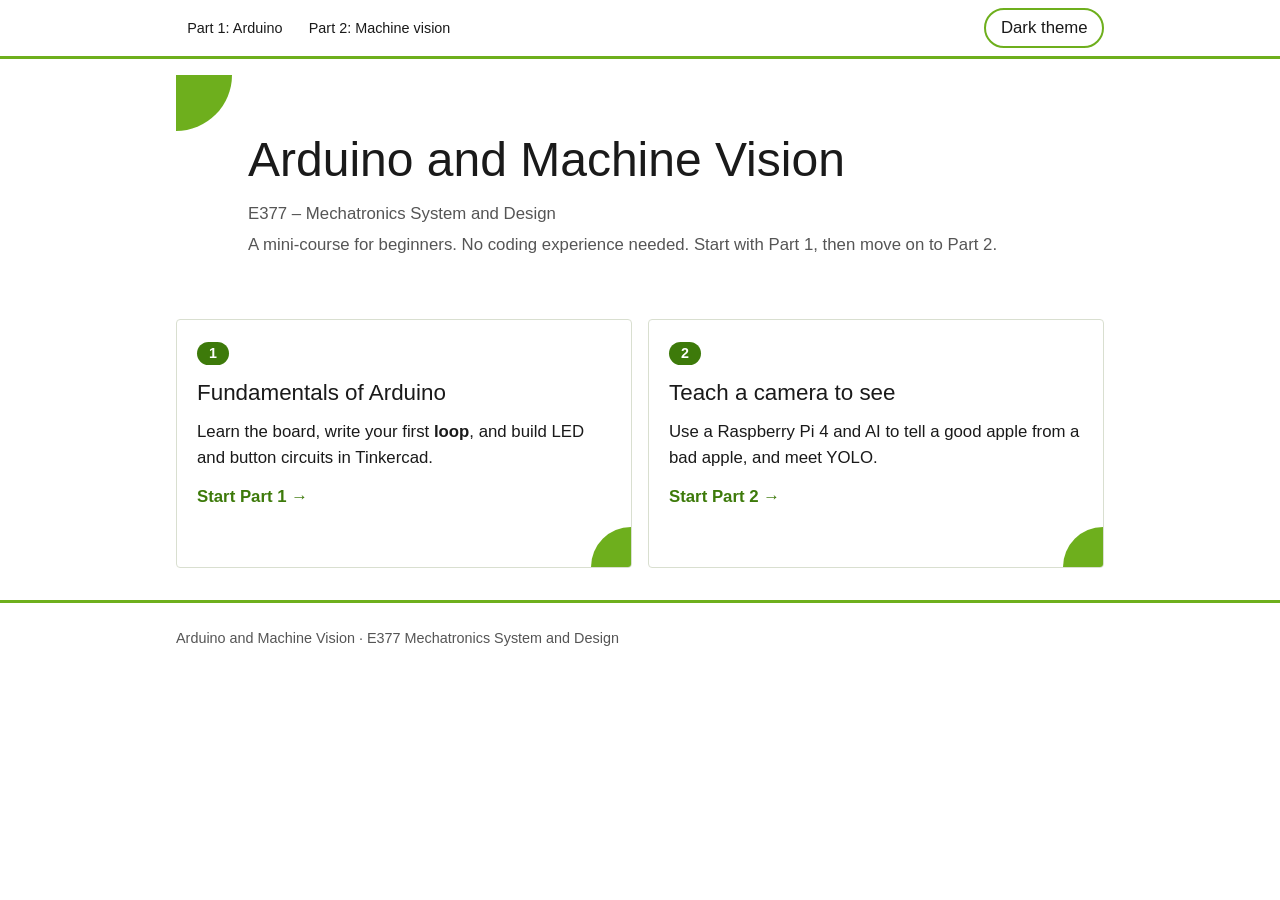
<file: index.html>
<!DOCTYPE html>
<html lang="en">
<head>
  <meta charset="utf-8">
  <meta name="viewport" content="width=device-width, initial-scale=1">
  <title>Arduino and Machine Vision</title>
  <meta name="description" content="A beginner-friendly mini-course: learn Arduino, write your first loop, and build LED and button circuits in Tinkercad.">
  <link rel="stylesheet" href="css/style.css">
</head>
<body>

<div class="topbar">
  <div class="wrap">
    <nav aria-label="Parts">
      <a href="arduino.html">Part 1: Arduino</a>
      <a href="vision.html">Part 2: Machine vision</a>
    </nav>
    <button id="theme-toggle" type="button" aria-pressed="false">Dark theme</button>
  </div>
</div>

<main class="wrap">

<header class="hero">
  <h1>Arduino and Machine Vision</h1>
  <p>E377 – Mechatronics System and Design</p>
  <p>A mini-course for beginners. No coding experience needed. Start with Part 1, then move on to Part 2.</p>
</header>

<div class="choices">
  <a class="choice" href="arduino.html">
    <span class="num">1</span>
    <h2>Fundamentals of Arduino</h2>
    <p>Learn the board, write your first <strong>loop</strong>, and build LED and button circuits in Tinkercad.</p>
    <span class="go">Start Part 1 →</span>
  </a>
  <a class="choice" href="vision.html">
    <span class="num">2</span>
    <h2>Teach a camera to see</h2>
    <p>Use a Raspberry Pi 4 and AI to tell a good apple from a bad apple, and meet YOLO.</p>
    <span class="go">Start Part 2 →</span>
  </a>
</div>

</main>

<footer>
  <div class="wrap">Arduino and Machine Vision · E377 Mechatronics System and Design</div>
</footer>

<script src="js/main.js"></script>
</body>
</html>
</file>
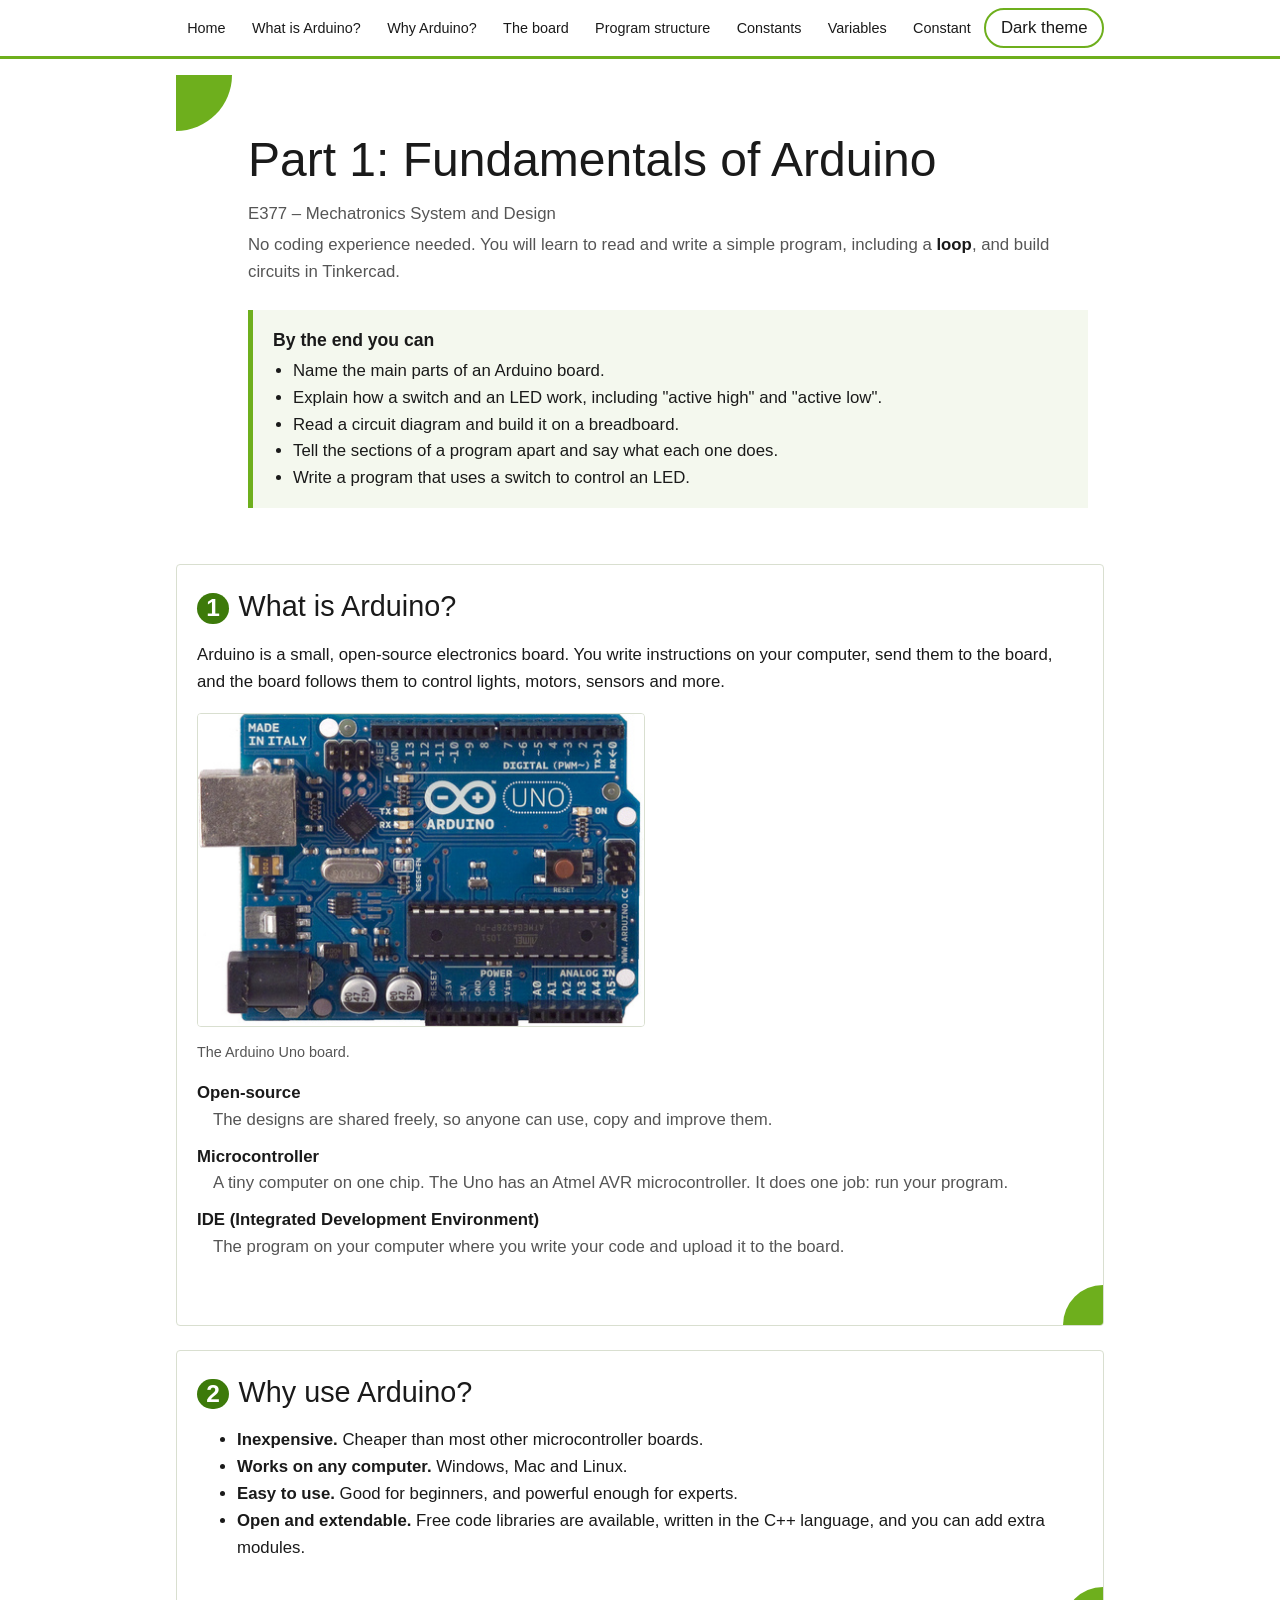
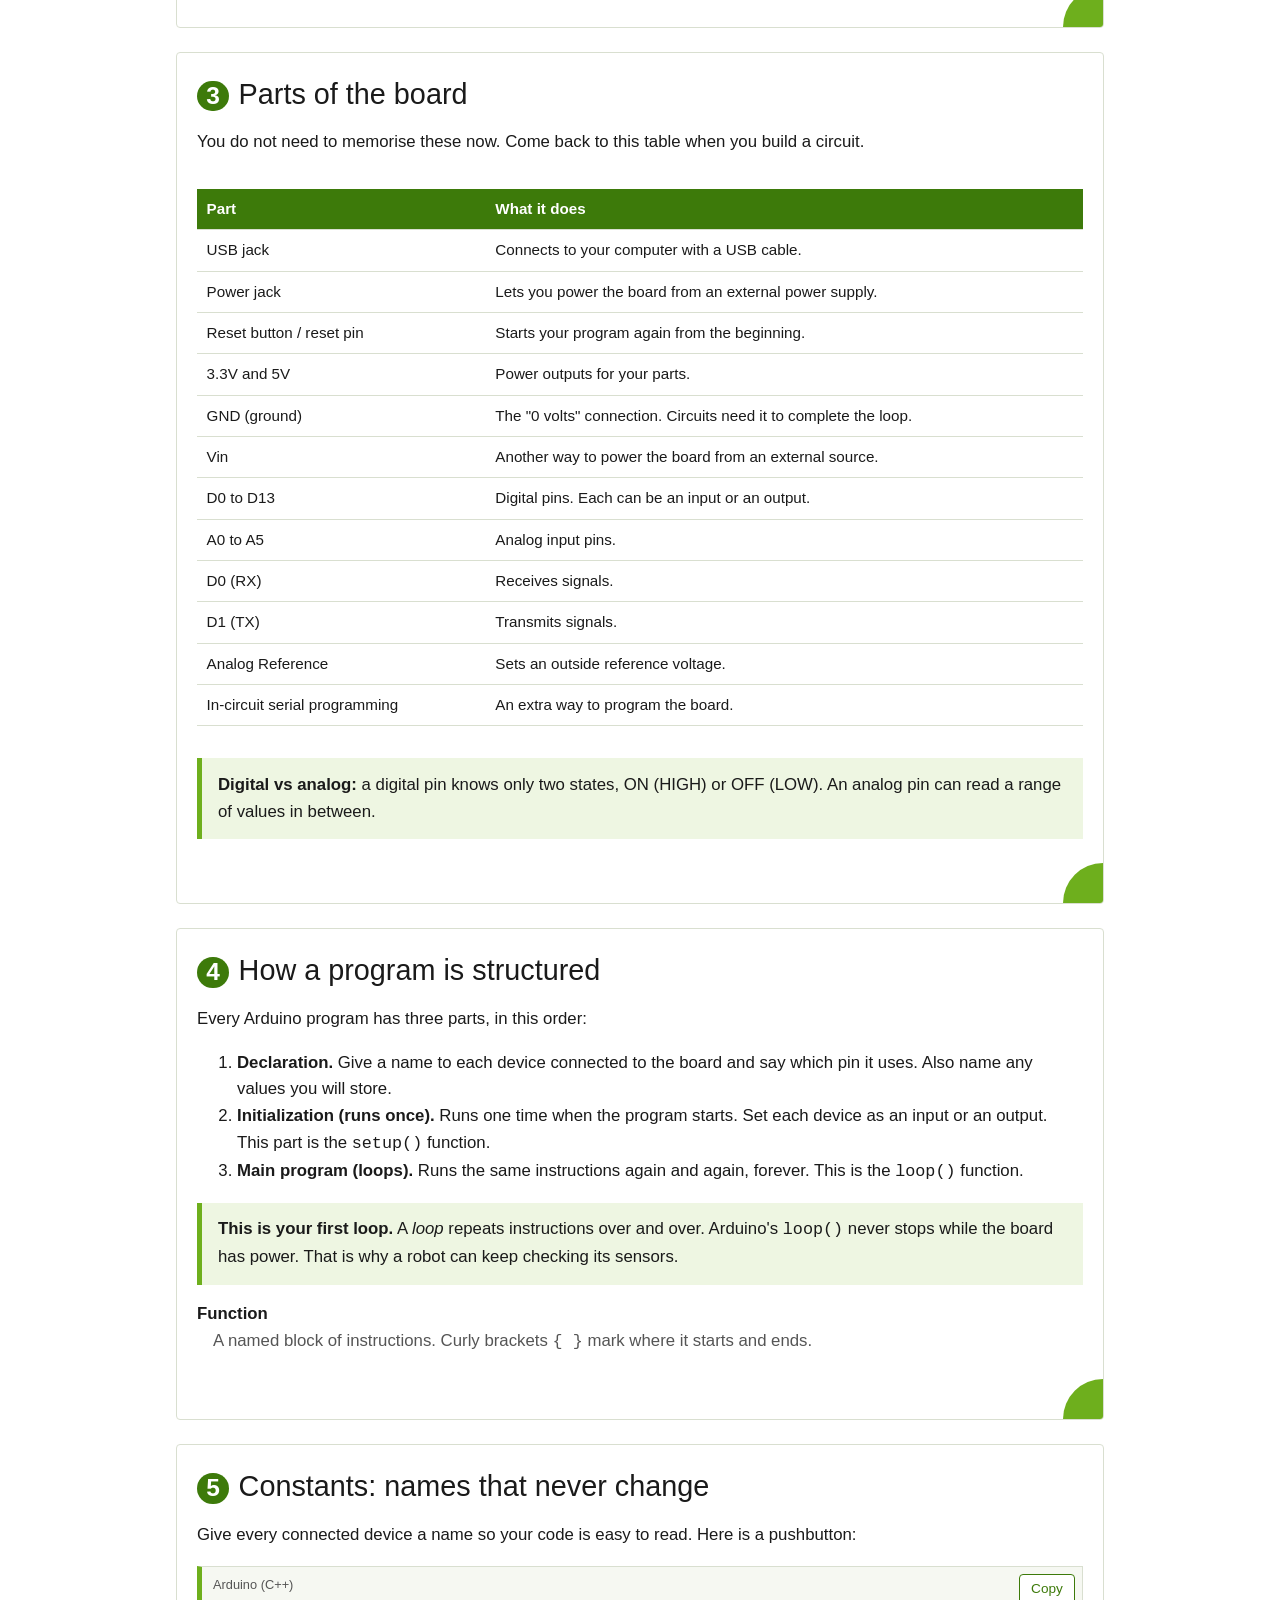
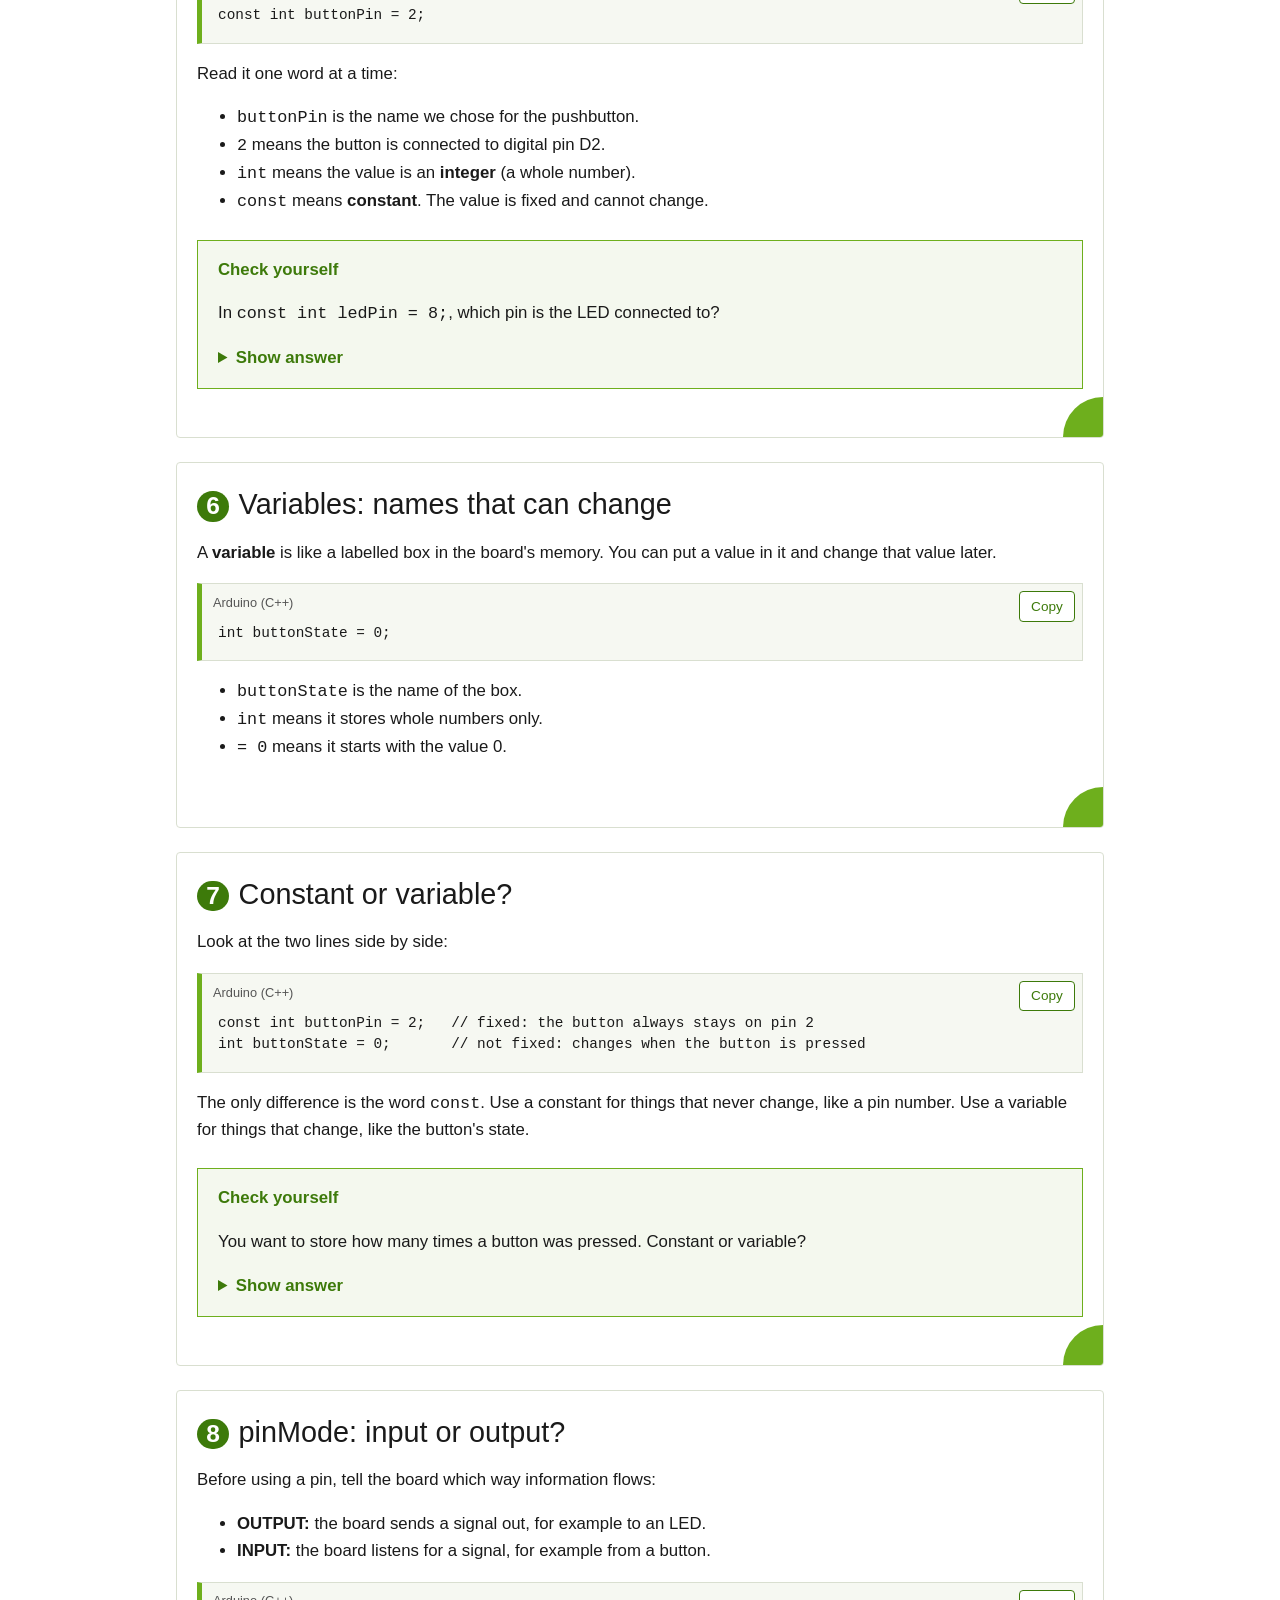
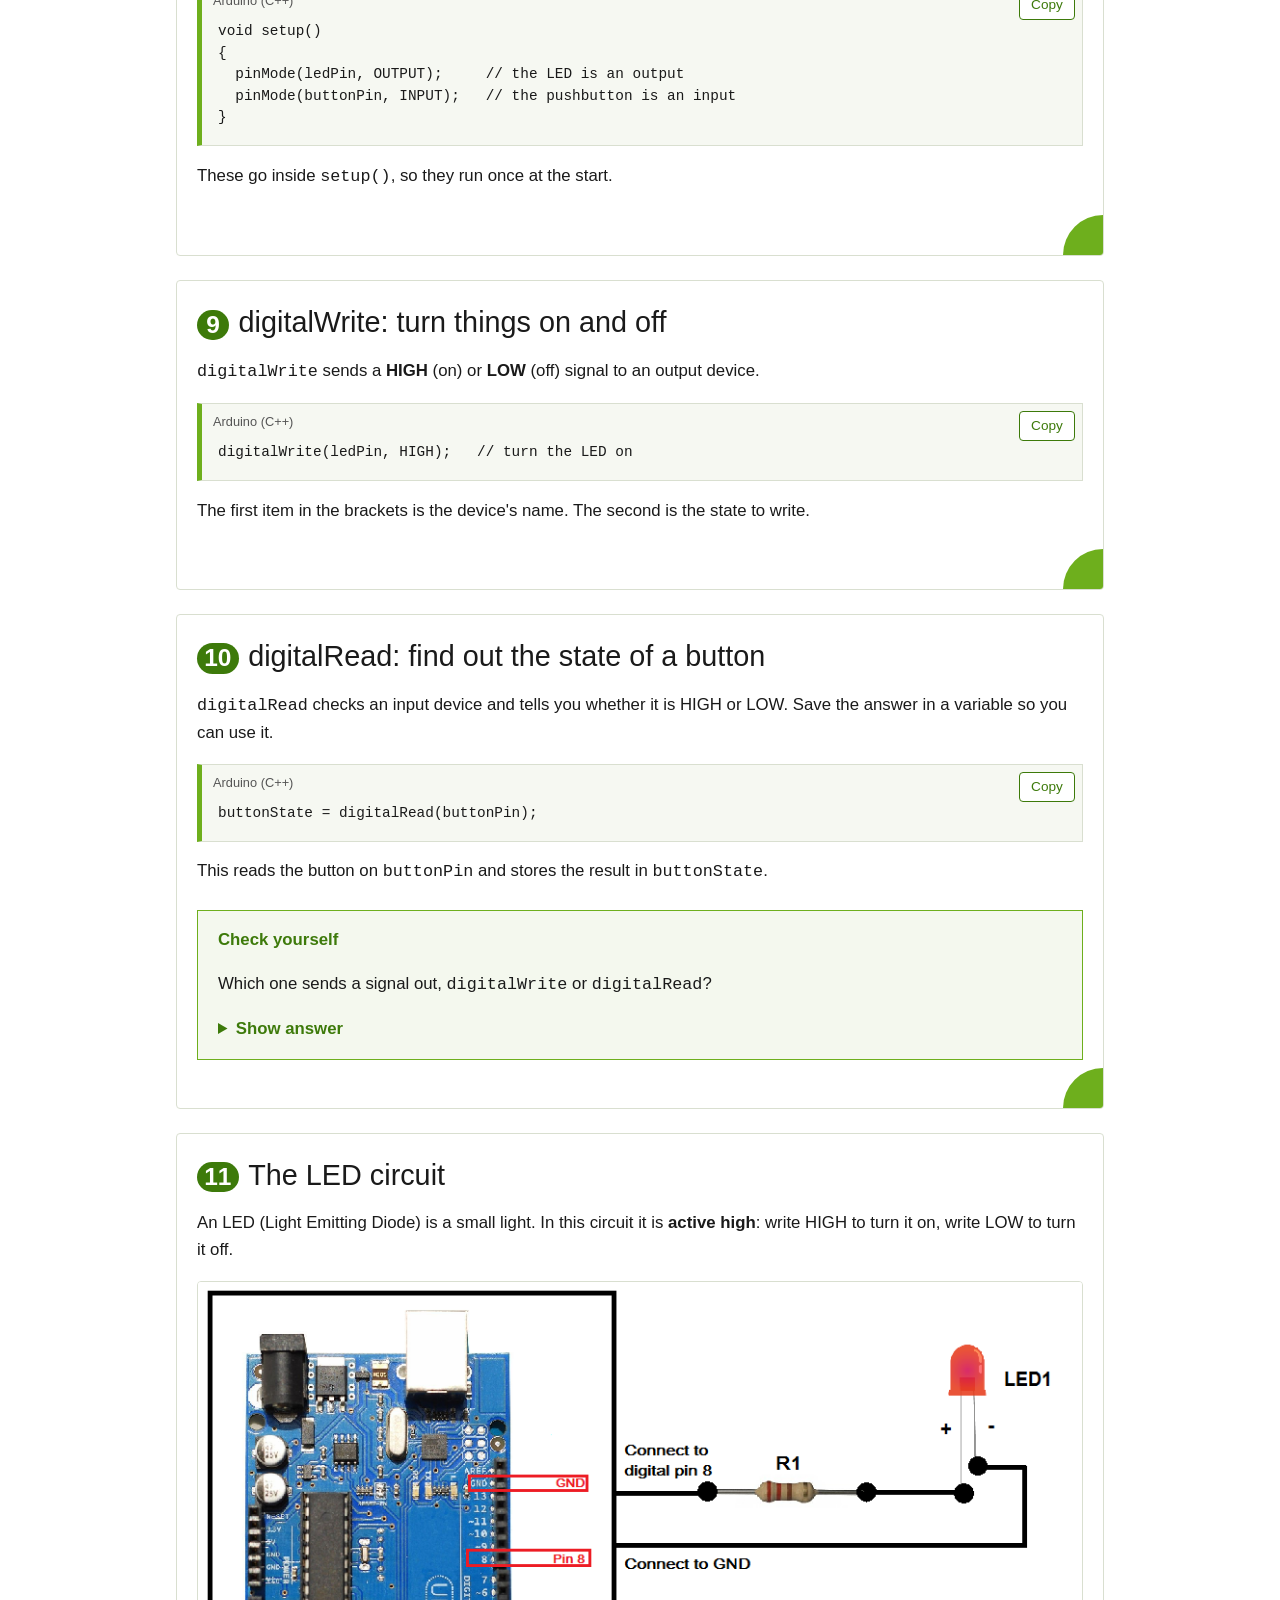
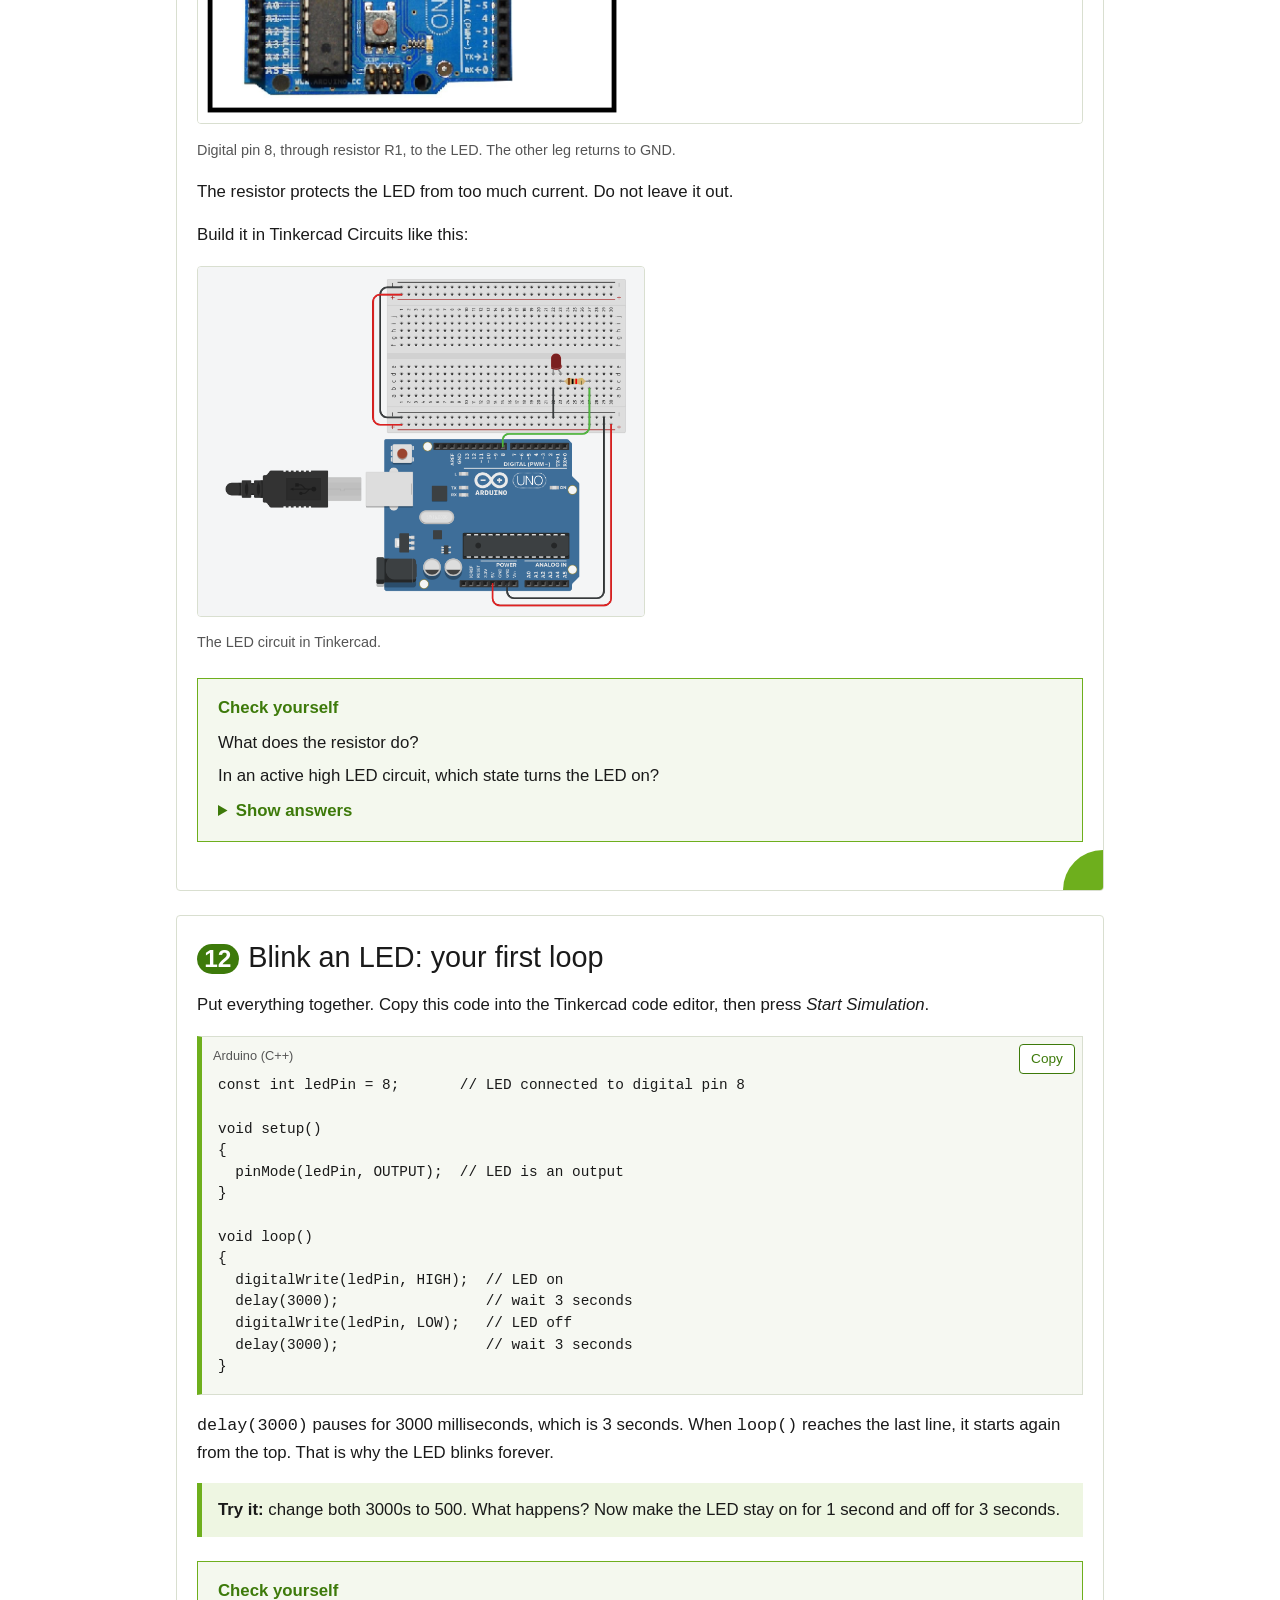
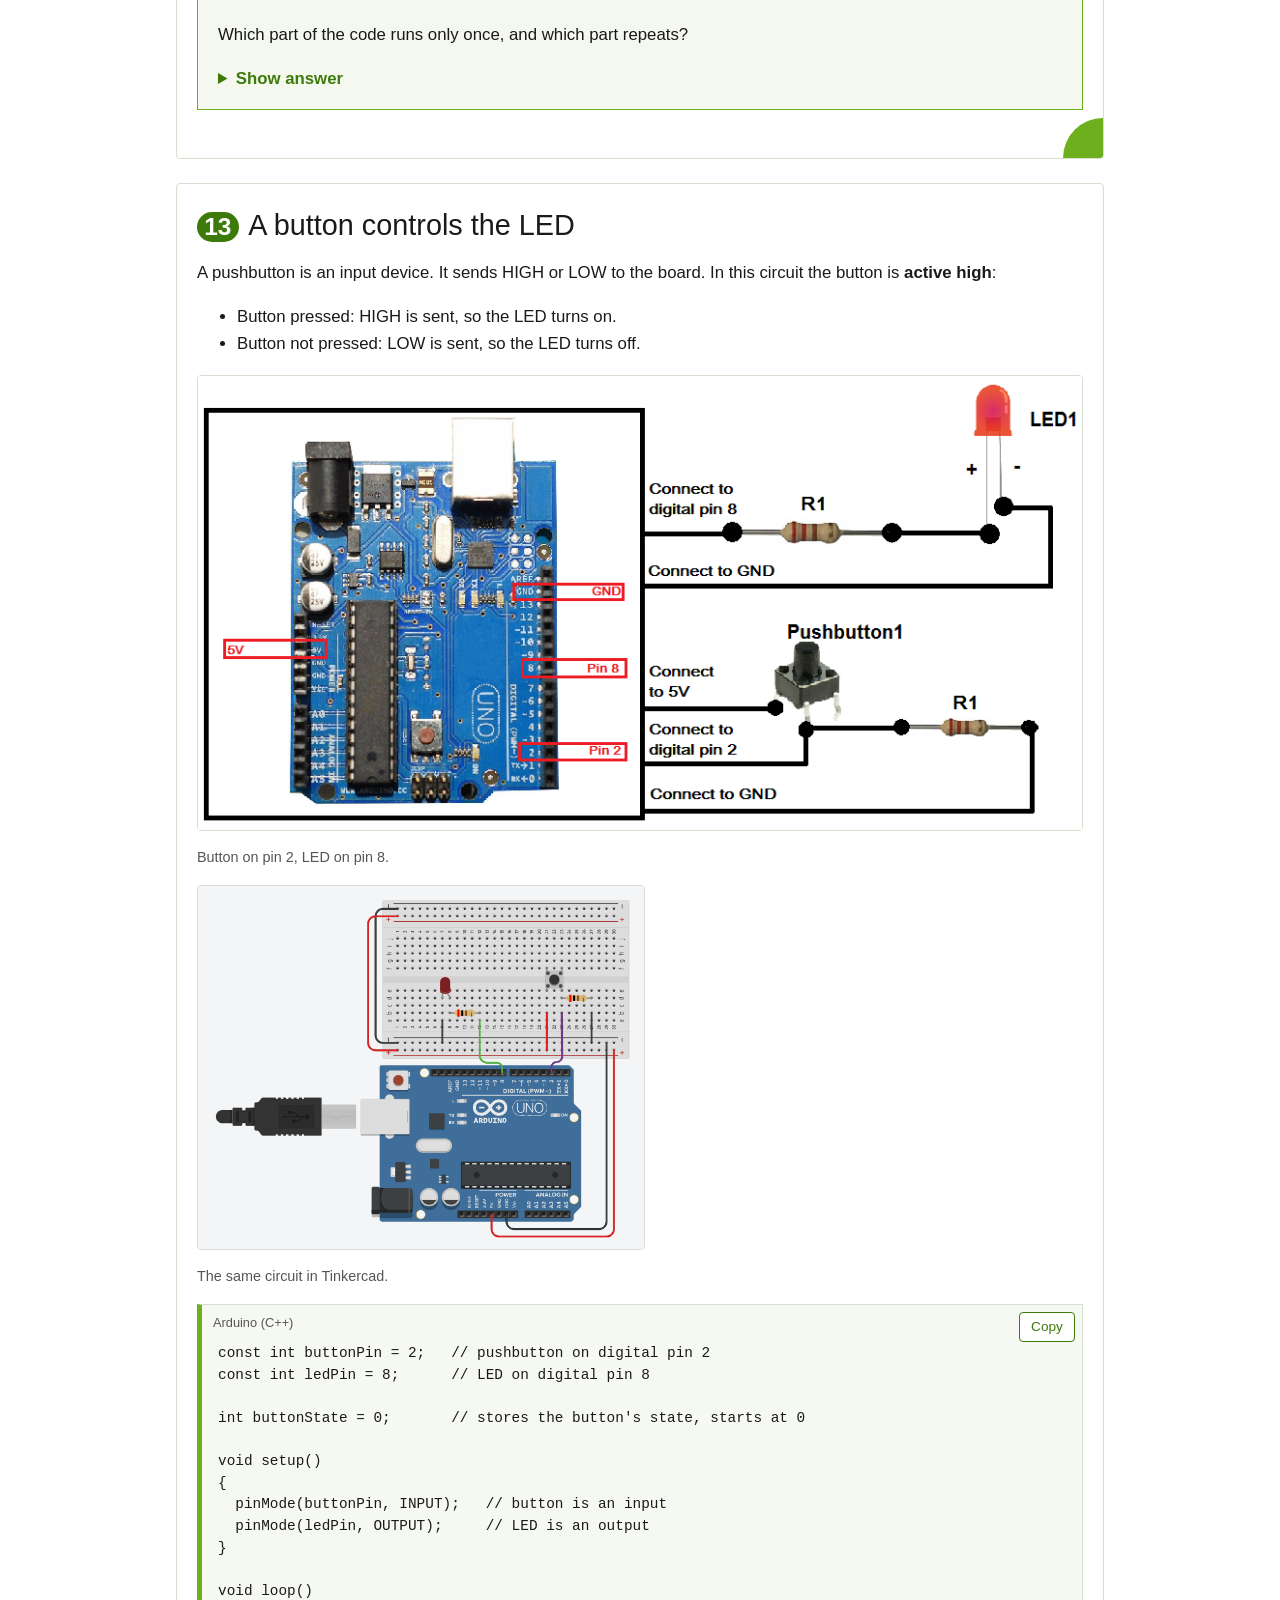
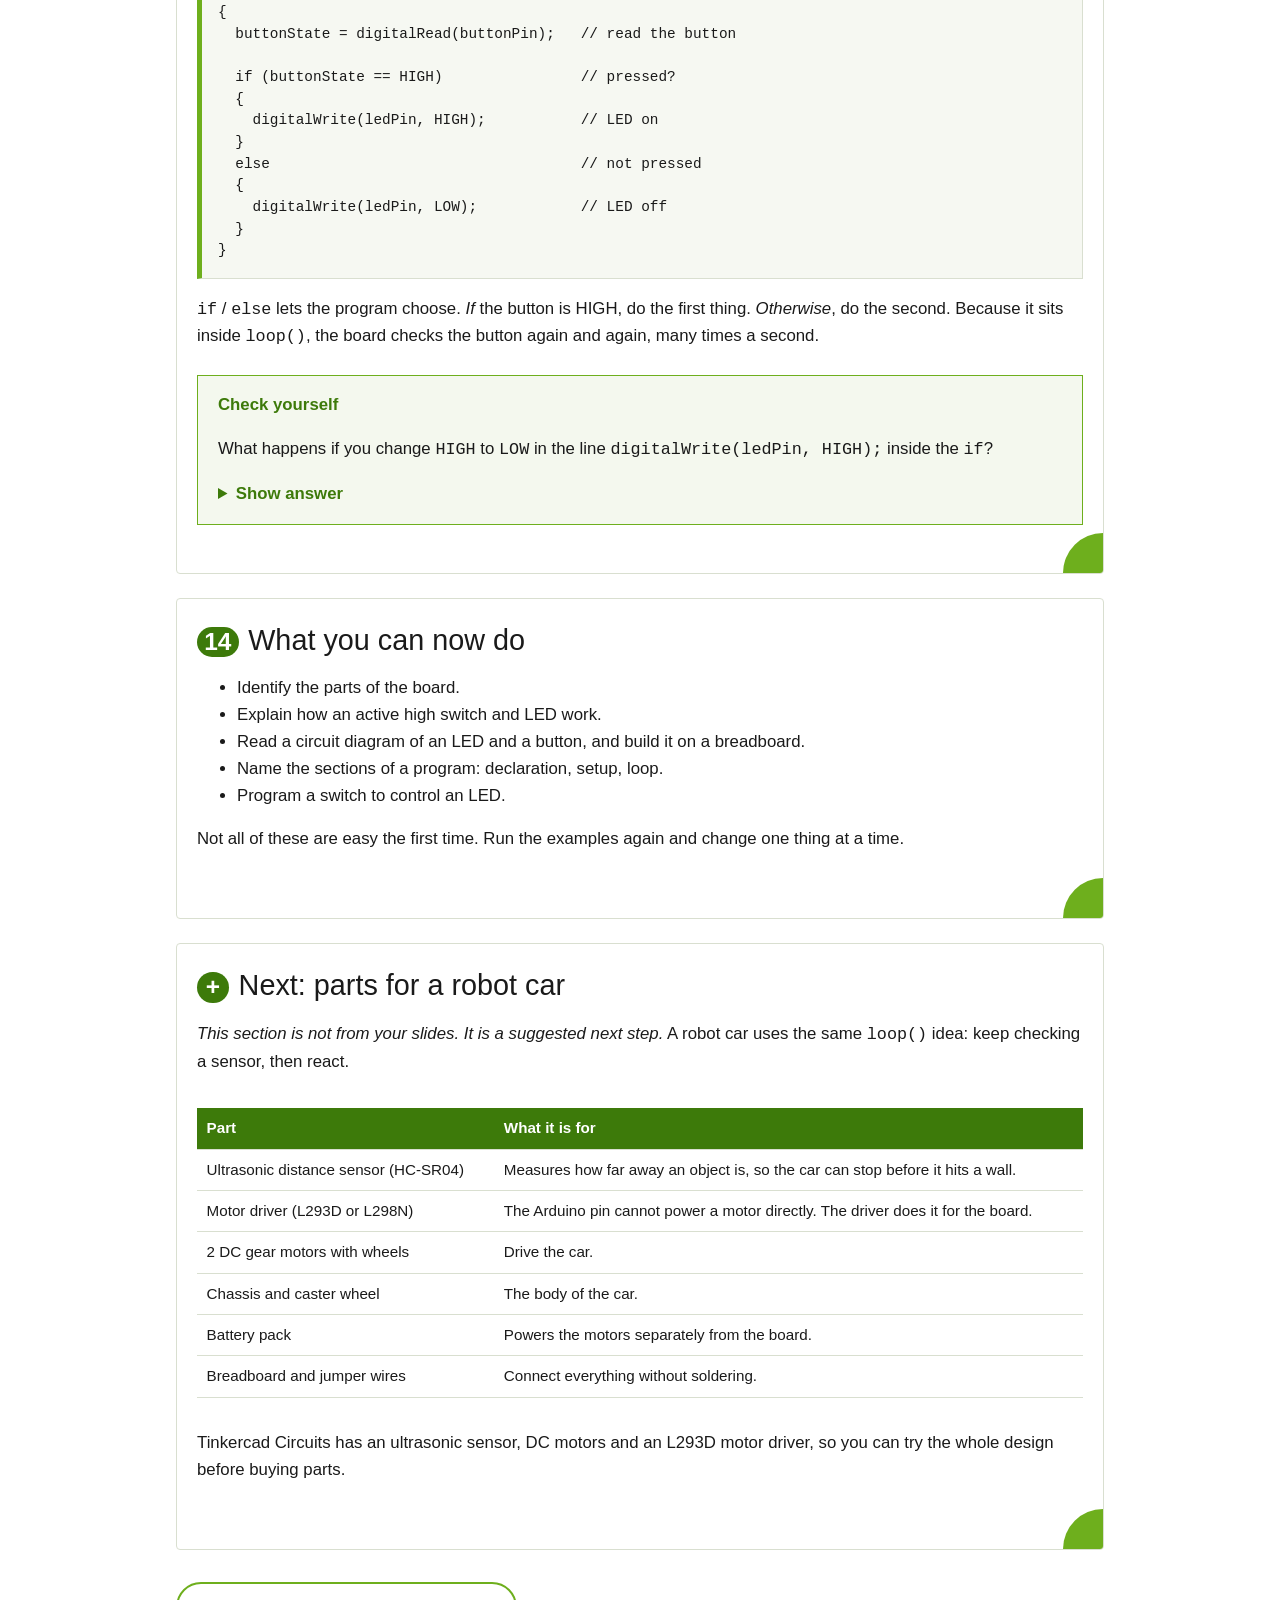
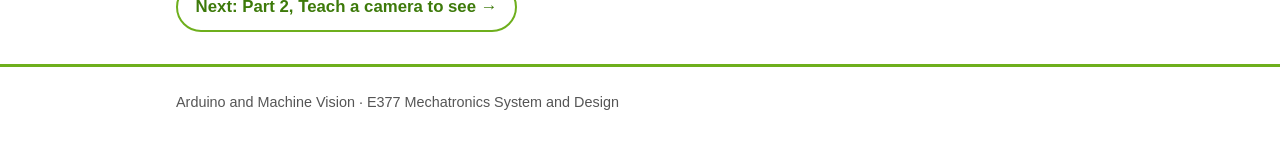
<file: arduino.html>
<!DOCTYPE html>
<html lang="en">
<head>
  <meta charset="utf-8">
  <meta name="viewport" content="width=device-width, initial-scale=1">
  <title>Part 1: Fundamentals of Arduino</title>
  <meta name="description" content="Beginner-friendly Arduino lessons: write your first loop and build LED and button circuits in Tinkercad.">
  <link rel="stylesheet" href="css/style.css">
</head>
<body>

<div class="topbar">
  <div class="wrap">
    <nav aria-label="Lessons">
      <a href="index.html">Home</a>
      <a href="#what">What is Arduino?</a>
      <a href="#why">Why Arduino?</a>
      <a href="#board">The board</a>
      <a href="#structure">Program structure</a>
      <a href="#constants">Constants</a>
      <a href="#variables">Variables</a>
      <a href="#difference">Constant vs variable</a>
      <a href="#pinmode">pinMode</a>
      <a href="#write">digitalWrite</a>
      <a href="#read">digitalRead</a>
      <a href="#led">LED circuit</a>
      <a href="#blink">Blink (loop)</a>
      <a href="#button">Button + LED</a>
      <a href="#summary">Summary</a>
      <a href="#robot">Robot car</a>
    </nav>
    <button id="theme-toggle" type="button" aria-pressed="false">Dark theme</button>
  </div>
</div>

<main class="wrap">

<header class="hero">
  <h1>Part 1: Fundamentals of Arduino</h1>
  <p>E377 – Mechatronics System and Design</p>
  <p>No coding experience needed. You will learn to read and write a simple program, including a <strong>loop</strong>, and build circuits in Tinkercad.</p>
  <div class="goals">
    <h2>By the end you can</h2>
    <ul>
      <li>Name the main parts of an Arduino board.</li>
      <li>Explain how a switch and an LED work, including "active high" and "active low".</li>
      <li>Read a circuit diagram and build it on a breadboard.</li>
      <li>Tell the sections of a program apart and say what each one does.</li>
      <li>Write a program that uses a switch to control an LED.</li>
    </ul>
  </div>
</header>

<!-- 1 -->
<section class="lesson" id="what">
  <h2><span class="num">1</span>What is Arduino?</h2>
  <p>Arduino is a small, open-source electronics board. You write instructions on your computer, send them to the board, and the board follows them to control lights, motors, sensors and more.</p>
  <figure>
    <img class="img-small" src="images/arduino-uno.jpg" alt="An Arduino Uno board, blue, with a USB socket on the left and rows of pin sockets along the top and bottom" width="450" height="315">
    <figcaption>The Arduino Uno board.</figcaption>
  </figure>
  <dl class="terms">
    <dt>Open-source</dt>
    <dd>The designs are shared freely, so anyone can use, copy and improve them.</dd>
    <dt>Microcontroller</dt>
    <dd>A tiny computer on one chip. The Uno has an Atmel AVR microcontroller. It does one job: run your program.</dd>
    <dt>IDE (Integrated Development Environment)</dt>
    <dd>The program on your computer where you write your code and upload it to the board.</dd>
  </dl>
</section>

<!-- 2 -->
<section class="lesson" id="why">
  <h2><span class="num">2</span>Why use Arduino?</h2>
  <ul>
    <li><strong>Inexpensive.</strong> Cheaper than most other microcontroller boards.</li>
    <li><strong>Works on any computer.</strong> Windows, Mac and Linux.</li>
    <li><strong>Easy to use.</strong> Good for beginners, and powerful enough for experts.</li>
    <li><strong>Open and extendable.</strong> Free code libraries are available, written in the C++ language, and you can add extra modules.</li>
  </ul>
</section>

<!-- 3 -->
<section class="lesson" id="board">
  <h2><span class="num">3</span>Parts of the board</h2>
  <p>You do not need to memorise these now. Come back to this table when you build a circuit.</p>
  <div class="table-scroll">
    <table>
      <thead><tr><th>Part</th><th>What it does</th></tr></thead>
      <tbody>
        <tr><td>USB jack</td><td>Connects to your computer with a USB cable.</td></tr>
        <tr><td>Power jack</td><td>Lets you power the board from an external power supply.</td></tr>
        <tr><td>Reset button / reset pin</td><td>Starts your program again from the beginning.</td></tr>
        <tr><td>3.3V and 5V</td><td>Power outputs for your parts.</td></tr>
        <tr><td>GND (ground)</td><td>The "0 volts" connection. Circuits need it to complete the loop.</td></tr>
        <tr><td>Vin</td><td>Another way to power the board from an external source.</td></tr>
        <tr><td>D0 to D13</td><td>Digital pins. Each can be an input or an output.</td></tr>
        <tr><td>A0 to A5</td><td>Analog input pins.</td></tr>
        <tr><td>D0 (RX)</td><td>Receives signals.</td></tr>
        <tr><td>D1 (TX)</td><td>Transmits signals.</td></tr>
        <tr><td>Analog Reference</td><td>Sets an outside reference voltage.</td></tr>
        <tr><td>In-circuit serial programming</td><td>An extra way to program the board.</td></tr>
      </tbody>
    </table>
  </div>
  <div class="tip"><p><strong>Digital vs analog:</strong> a digital pin knows only two states, ON (HIGH) or OFF (LOW). An analog pin can read a range of values in between.</p></div>
</section>

<!-- 4 -->
<section class="lesson" id="structure">
  <h2><span class="num">4</span>How a program is structured</h2>
  <p>Every Arduino program has three parts, in this order:</p>
  <ol>
    <li><strong>Declaration.</strong> Give a name to each device connected to the board and say which pin it uses. Also name any values you will store.</li>
    <li><strong>Initialization (runs once).</strong> Runs one time when the program starts. Set each device as an input or an output. This part is the <code>setup()</code> function.</li>
    <li><strong>Main program (loops).</strong> Runs the same instructions again and again, forever. This is the <code>loop()</code> function.</li>
  </ol>
  <div class="note"><p><strong>This is your first loop.</strong> A <em>loop</em> repeats instructions over and over. Arduino's <code>loop()</code> never stops while the board has power. That is why a robot can keep checking its sensors.</p></div>
  <dl class="terms">
    <dt>Function</dt>
    <dd>A named block of instructions. Curly brackets <code>{ }</code> mark where it starts and ends.</dd>
  </dl>
</section>

<!-- 5 -->
<section class="lesson" id="constants">
  <h2><span class="num">5</span>Constants: names that never change</h2>
  <p>Give every connected device a name so your code is easy to read. Here is a pushbutton:</p>
  <div class="code">
    <span class="label">Arduino (C++)</span>
    <button class="copy" type="button">Copy</button>
<pre><code>const int buttonPin = 2;</code></pre>
  </div>
  <p>Read it one word at a time:</p>
  <ul>
    <li><code>buttonPin</code> is the name we chose for the pushbutton.</li>
    <li><code>2</code> means the button is connected to digital pin D2.</li>
    <li><code>int</code> means the value is an <strong>integer</strong> (a whole number).</li>
    <li><code>const</code> means <strong>constant</strong>. The value is fixed and cannot change.</li>
  </ul>
  <div class="check">
    <h3>Check yourself</h3>
    <p>In <code>const int ledPin = 8;</code>, which pin is the LED connected to?</p>
    <details><summary>Show answer</summary><p>Digital pin 8. The name <code>ledPin</code> is just a label we picked.</p></details>
  </div>
</section>

<!-- 6 -->
<section class="lesson" id="variables">
  <h2><span class="num">6</span>Variables: names that can change</h2>
  <p>A <strong>variable</strong> is like a labelled box in the board's memory. You can put a value in it and change that value later.</p>
  <div class="code">
    <span class="label">Arduino (C++)</span>
    <button class="copy" type="button">Copy</button>
<pre><code>int buttonState = 0;</code></pre>
  </div>
  <ul>
    <li><code>buttonState</code> is the name of the box.</li>
    <li><code>int</code> means it stores whole numbers only.</li>
    <li><code>= 0</code> means it starts with the value 0.</li>
  </ul>
</section>

<!-- 7 -->
<section class="lesson" id="difference">
  <h2><span class="num">7</span>Constant or variable?</h2>
  <p>Look at the two lines side by side:</p>
  <div class="code">
    <span class="label">Arduino (C++)</span>
    <button class="copy" type="button">Copy</button>
<pre><code>const int buttonPin = 2;   // fixed: the button always stays on pin 2
int buttonState = 0;       // not fixed: changes when the button is pressed</code></pre>
  </div>
  <p>The only difference is the word <code>const</code>. Use a constant for things that never change, like a pin number. Use a variable for things that change, like the button's state.</p>
  <div class="check">
    <h3>Check yourself</h3>
    <p>You want to store how many times a button was pressed. Constant or variable?</p>
    <details><summary>Show answer</summary><p>A variable, because the count changes each time.</p></details>
  </div>
</section>

<!-- 8 -->
<section class="lesson" id="pinmode">
  <h2><span class="num">8</span>pinMode: input or output?</h2>
  <p>Before using a pin, tell the board which way information flows:</p>
  <ul>
    <li><strong>OUTPUT:</strong> the board sends a signal out, for example to an LED.</li>
    <li><strong>INPUT:</strong> the board listens for a signal, for example from a button.</li>
  </ul>
  <div class="code">
    <span class="label">Arduino (C++)</span>
    <button class="copy" type="button">Copy</button>
<pre><code>void setup()
{
  pinMode(ledPin, OUTPUT);     // the LED is an output
  pinMode(buttonPin, INPUT);   // the pushbutton is an input
}</code></pre>
  </div>
  <p>These go inside <code>setup()</code>, so they run once at the start.</p>
</section>

<!-- 9 -->
<section class="lesson" id="write">
  <h2><span class="num">9</span>digitalWrite: turn things on and off</h2>
  <p><code>digitalWrite</code> sends a <strong>HIGH</strong> (on) or <strong>LOW</strong> (off) signal to an output device.</p>
  <div class="code">
    <span class="label">Arduino (C++)</span>
    <button class="copy" type="button">Copy</button>
<pre><code>digitalWrite(ledPin, HIGH);   // turn the LED on</code></pre>
  </div>
  <p>The first item in the brackets is the device's name. The second is the state to write.</p>
</section>

<!-- 10 -->
<section class="lesson" id="read">
  <h2><span class="num">10</span>digitalRead: find out the state of a button</h2>
  <p><code>digitalRead</code> checks an input device and tells you whether it is HIGH or LOW. Save the answer in a variable so you can use it.</p>
  <div class="code">
    <span class="label">Arduino (C++)</span>
    <button class="copy" type="button">Copy</button>
<pre><code>buttonState = digitalRead(buttonPin);</code></pre>
  </div>
  <p>This reads the button on <code>buttonPin</code> and stores the result in <code>buttonState</code>.</p>
  <div class="check">
    <h3>Check yourself</h3>
    <p>Which one sends a signal out, <code>digitalWrite</code> or <code>digitalRead</code>?</p>
    <details><summary>Show answer</summary><p><code>digitalWrite</code>. <code>digitalRead</code> listens.</p></details>
  </div>
</section>

<!-- 11 -->
<section class="lesson" id="led">
  <h2><span class="num">11</span>The LED circuit</h2>
  <p>An LED (Light Emitting Diode) is a small light. In this circuit it is <strong>active high</strong>: write HIGH to turn it on, write LOW to turn it off.</p>
  <figure>
    <img src="images/led-circuit.png" alt="Circuit diagram: Arduino digital pin 8 connects through a resistor R1 to the positive leg of LED1, and the negative leg connects back to GND" width="917" height="458">
    <figcaption>Digital pin 8, through resistor R1, to the LED. The other leg returns to GND.</figcaption>
  </figure>
  <p>The resistor protects the LED from too much current. Do not leave it out.</p>
  <p>Build it in Tinkercad Circuits like this:</p>
  <figure>
    <img class="img-small" src="images/tinkercad-led.png" alt="Tinkercad breadboard with an LED and a resistor wired to an Arduino Uno" width="794" height="621">
    <figcaption>The LED circuit in Tinkercad.</figcaption>
  </figure>
  <div class="check">
    <h3>Check yourself</h3>
    <ul>
      <li>What does the resistor do?</li>
      <li>In an active high LED circuit, which state turns the LED on?</li>
    </ul>
    <details><summary>Show answers</summary><p>The resistor limits the current to protect the LED. HIGH turns it on.</p></details>
  </div>
</section>

<!-- 12 -->
<section class="lesson" id="blink">
  <h2><span class="num">12</span>Blink an LED: your first loop</h2>
  <p>Put everything together. Copy this code into the Tinkercad code editor, then press <em>Start Simulation</em>.</p>
  <div class="code">
    <span class="label">Arduino (C++)</span>
    <button class="copy" type="button">Copy</button>
<pre><code>const int ledPin = 8;       // LED connected to digital pin 8

void setup()
{
  pinMode(ledPin, OUTPUT);  // LED is an output
}

void loop()
{
  digitalWrite(ledPin, HIGH);  // LED on
  delay(3000);                 // wait 3 seconds
  digitalWrite(ledPin, LOW);   // LED off
  delay(3000);                 // wait 3 seconds
}</code></pre>
  </div>
  <p><code>delay(3000)</code> pauses for 3000 milliseconds, which is 3 seconds. When <code>loop()</code> reaches the last line, it starts again from the top. That is why the LED blinks forever.</p>
  <div class="tip"><p><strong>Try it:</strong> change both 3000s to 500. What happens? Now make the LED stay on for 1 second and off for 3 seconds.</p></div>
  <div class="check">
    <h3>Check yourself</h3>
    <p>Which part of the code runs only once, and which part repeats?</p>
    <details><summary>Show answer</summary><p><code>setup()</code> runs once. <code>loop()</code> repeats forever.</p></details>
  </div>
</section>

<!-- 13 -->
<section class="lesson" id="button">
  <h2><span class="num">13</span>A button controls the LED</h2>
  <p>A pushbutton is an input device. It sends HIGH or LOW to the board. In this circuit the button is <strong>active high</strong>:</p>
  <ul>
    <li>Button pressed: HIGH is sent, so the LED turns on.</li>
    <li>Button not pressed: LOW is sent, so the LED turns off.</li>
  </ul>
  <figure>
    <img src="images/button-circuit.png" alt="Circuit diagram connecting a pushbutton to digital pin 2 and an LED to digital pin 8 of an Arduino" width="914" height="470">
    <figcaption>Button on pin 2, LED on pin 8.</figcaption>
  </figure>
  <figure>
    <img class="img-small" src="images/tinkercad-button.png" alt="Tinkercad breadboard with a pushbutton, an LED and two resistors wired to an Arduino Uno" width="769" height="627">
    <figcaption>The same circuit in Tinkercad.</figcaption>
  </figure>
  <div class="code">
    <span class="label">Arduino (C++)</span>
    <button class="copy" type="button">Copy</button>
<pre><code>const int buttonPin = 2;   // pushbutton on digital pin 2
const int ledPin = 8;      // LED on digital pin 8

int buttonState = 0;       // stores the button's state, starts at 0

void setup()
{
  pinMode(buttonPin, INPUT);   // button is an input
  pinMode(ledPin, OUTPUT);     // LED is an output
}

void loop()
{
  buttonState = digitalRead(buttonPin);   // read the button

  if (buttonState == HIGH)                // pressed?
  {
    digitalWrite(ledPin, HIGH);           // LED on
  }
  else                                    // not pressed
  {
    digitalWrite(ledPin, LOW);            // LED off
  }
}</code></pre>
  </div>
  <p><code>if</code> / <code>else</code> lets the program choose. <em>If</em> the button is HIGH, do the first thing. <em>Otherwise</em>, do the second. Because it sits inside <code>loop()</code>, the board checks the button again and again, many times a second.</p>
  <div class="check">
    <h3>Check yourself</h3>
    <p>What happens if you change <code>HIGH</code> to <code>LOW</code> in the line <code>digitalWrite(ledPin, HIGH);</code> inside the <code>if</code>?</p>
    <details><summary>Show answer</summary><p>The LED would turn off when the button is pressed, and on when it is not. The behaviour flips.</p></details>
  </div>
</section>

<!-- 14 -->
<section class="lesson" id="summary">
  <h2><span class="num">14</span>What you can now do</h2>
  <ul>
    <li>Identify the parts of the board.</li>
    <li>Explain how an active high switch and LED work.</li>
    <li>Read a circuit diagram of an LED and a button, and build it on a breadboard.</li>
    <li>Name the sections of a program: declaration, setup, loop.</li>
    <li>Program a switch to control an LED.</li>
  </ul>
  <p>Not all of these are easy the first time. Run the examples again and change one thing at a time.</p>
</section>

<!-- extra -->
<section class="lesson" id="robot">
  <h2><span class="num">+</span>Next: parts for a robot car</h2>
  <p><em>This section is not from your slides. It is a suggested next step.</em> A robot car uses the same <code>loop()</code> idea: keep checking a sensor, then react.</p>
  <div class="table-scroll">
    <table>
      <thead><tr><th>Part</th><th>What it is for</th></tr></thead>
      <tbody>
        <tr><td>Ultrasonic distance sensor (HC-SR04)</td><td>Measures how far away an object is, so the car can stop before it hits a wall.</td></tr>
        <tr><td>Motor driver (L293D or L298N)</td><td>The Arduino pin cannot power a motor directly. The driver does it for the board.</td></tr>
        <tr><td>2 DC gear motors with wheels</td><td>Drive the car.</td></tr>
        <tr><td>Chassis and caster wheel</td><td>The body of the car.</td></tr>
        <tr><td>Battery pack</td><td>Powers the motors separately from the board.</td></tr>
        <tr><td>Breadboard and jumper wires</td><td>Connect everything without soldering.</td></tr>
      </tbody>
    </table>
  </div>
  <p>Tinkercad Circuits has an ultrasonic sensor, DC motors and an L293D motor driver, so you can try the whole design before buying parts.</p>
</section>

<nav class="pager" aria-label="Next part">
  <a href="vision.html">Next: Part 2, Teach a camera to see →</a>
</nav>

</main>

<footer>
  <div class="wrap">Arduino and Machine Vision · E377 Mechatronics System and Design</div>
</footer>

<script src="js/main.js"></script>
</body>
</html>
</file>
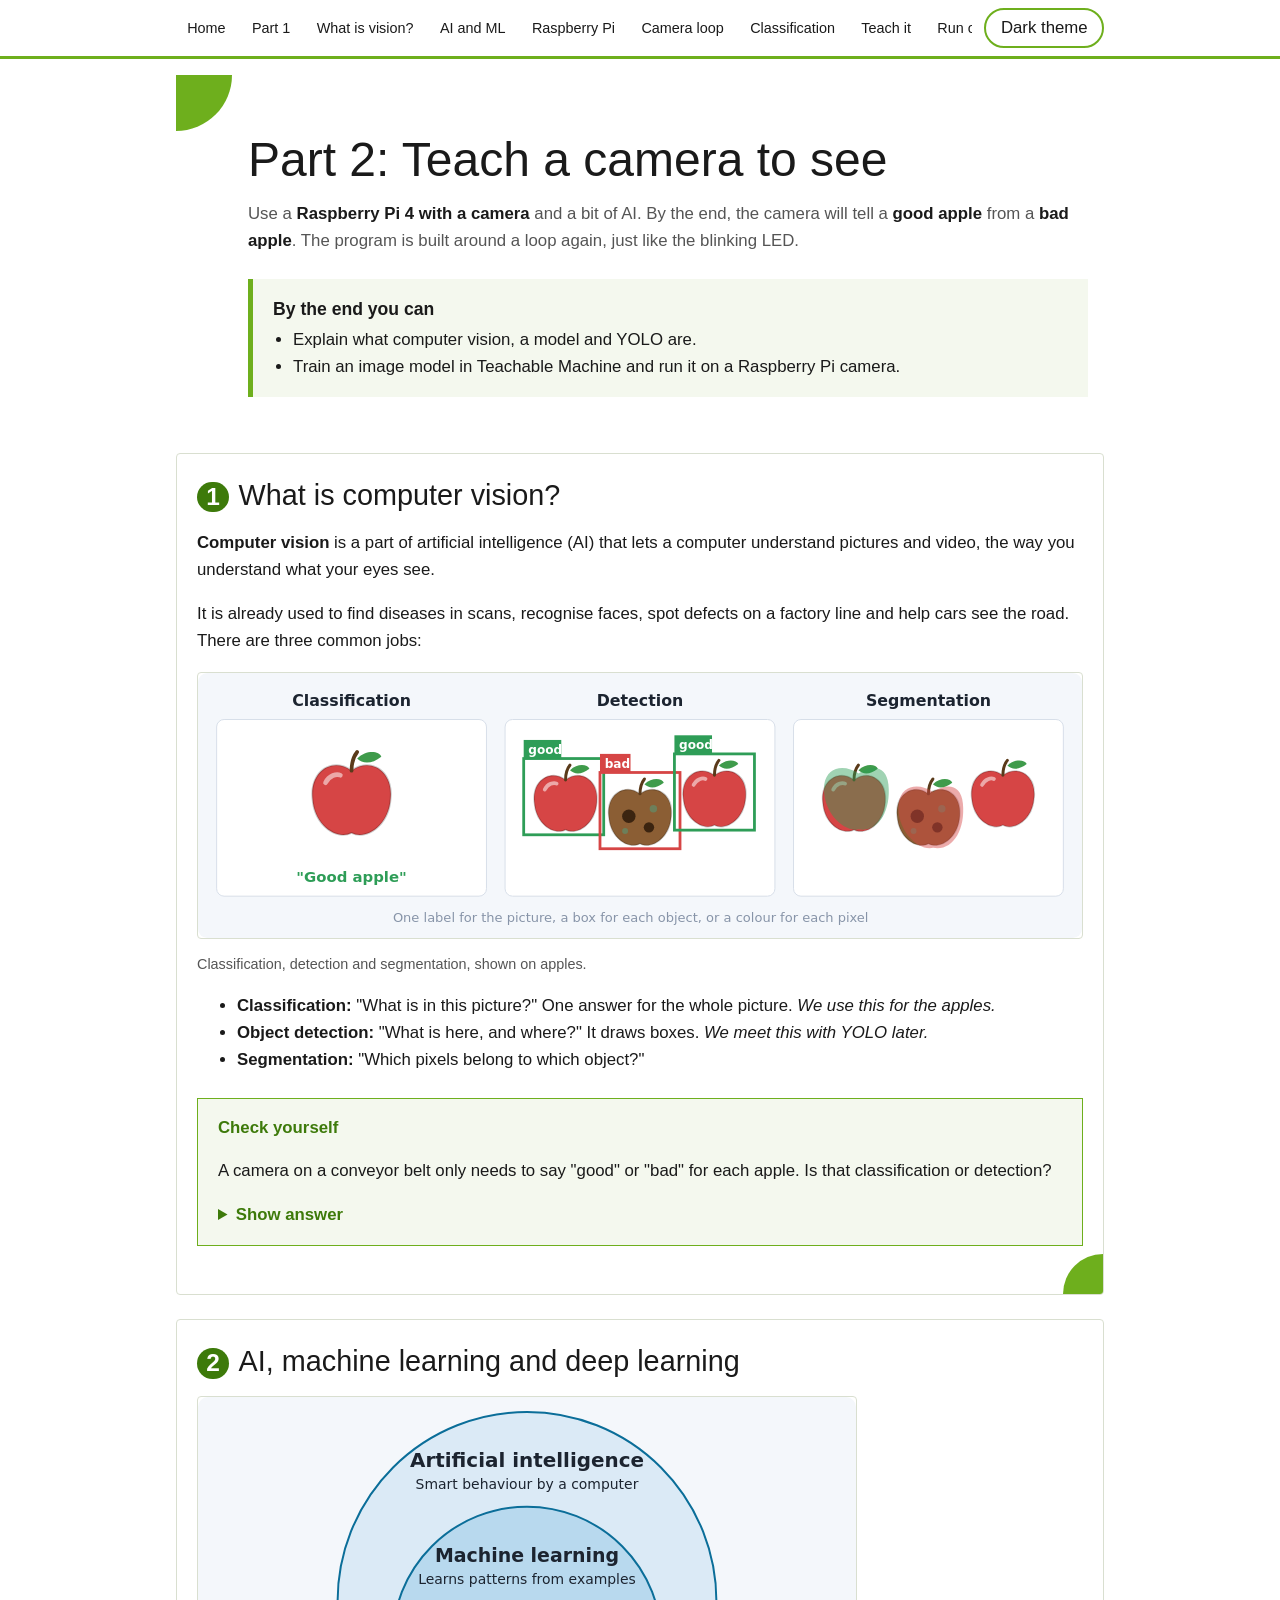
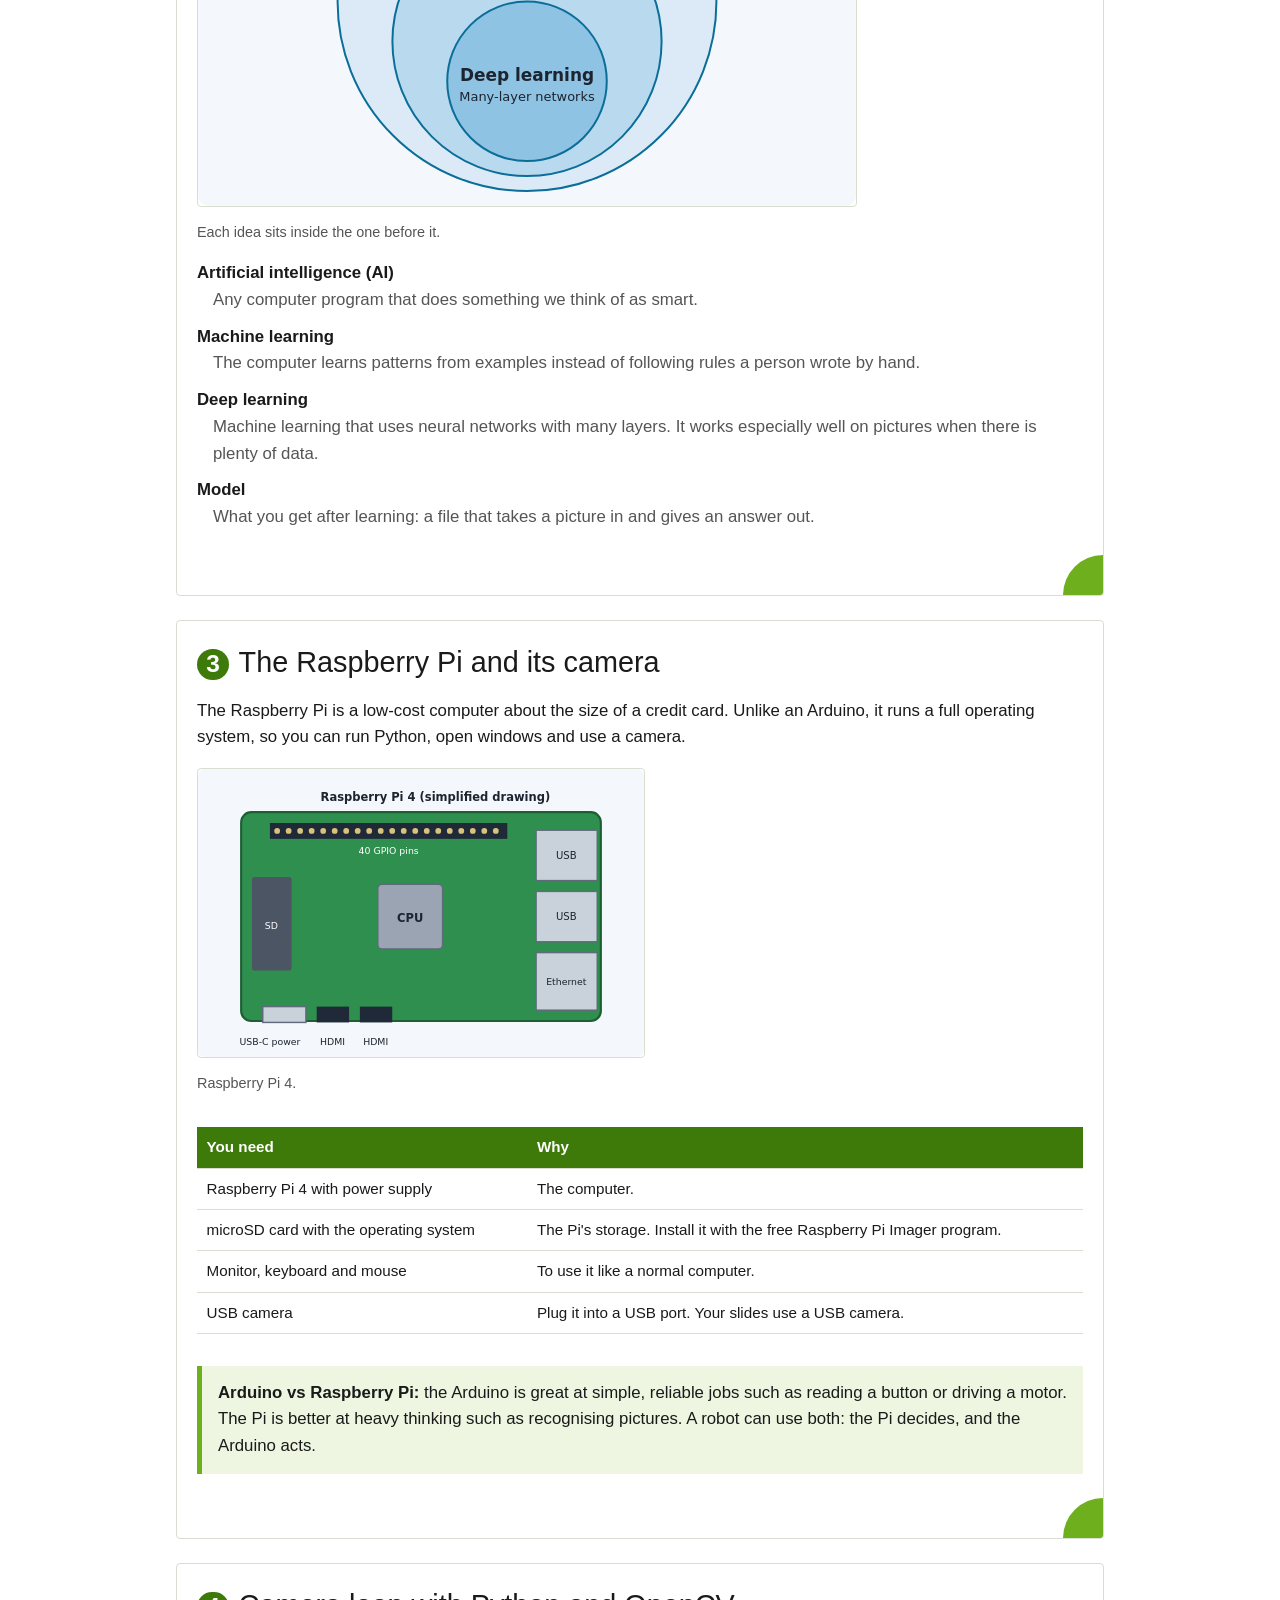
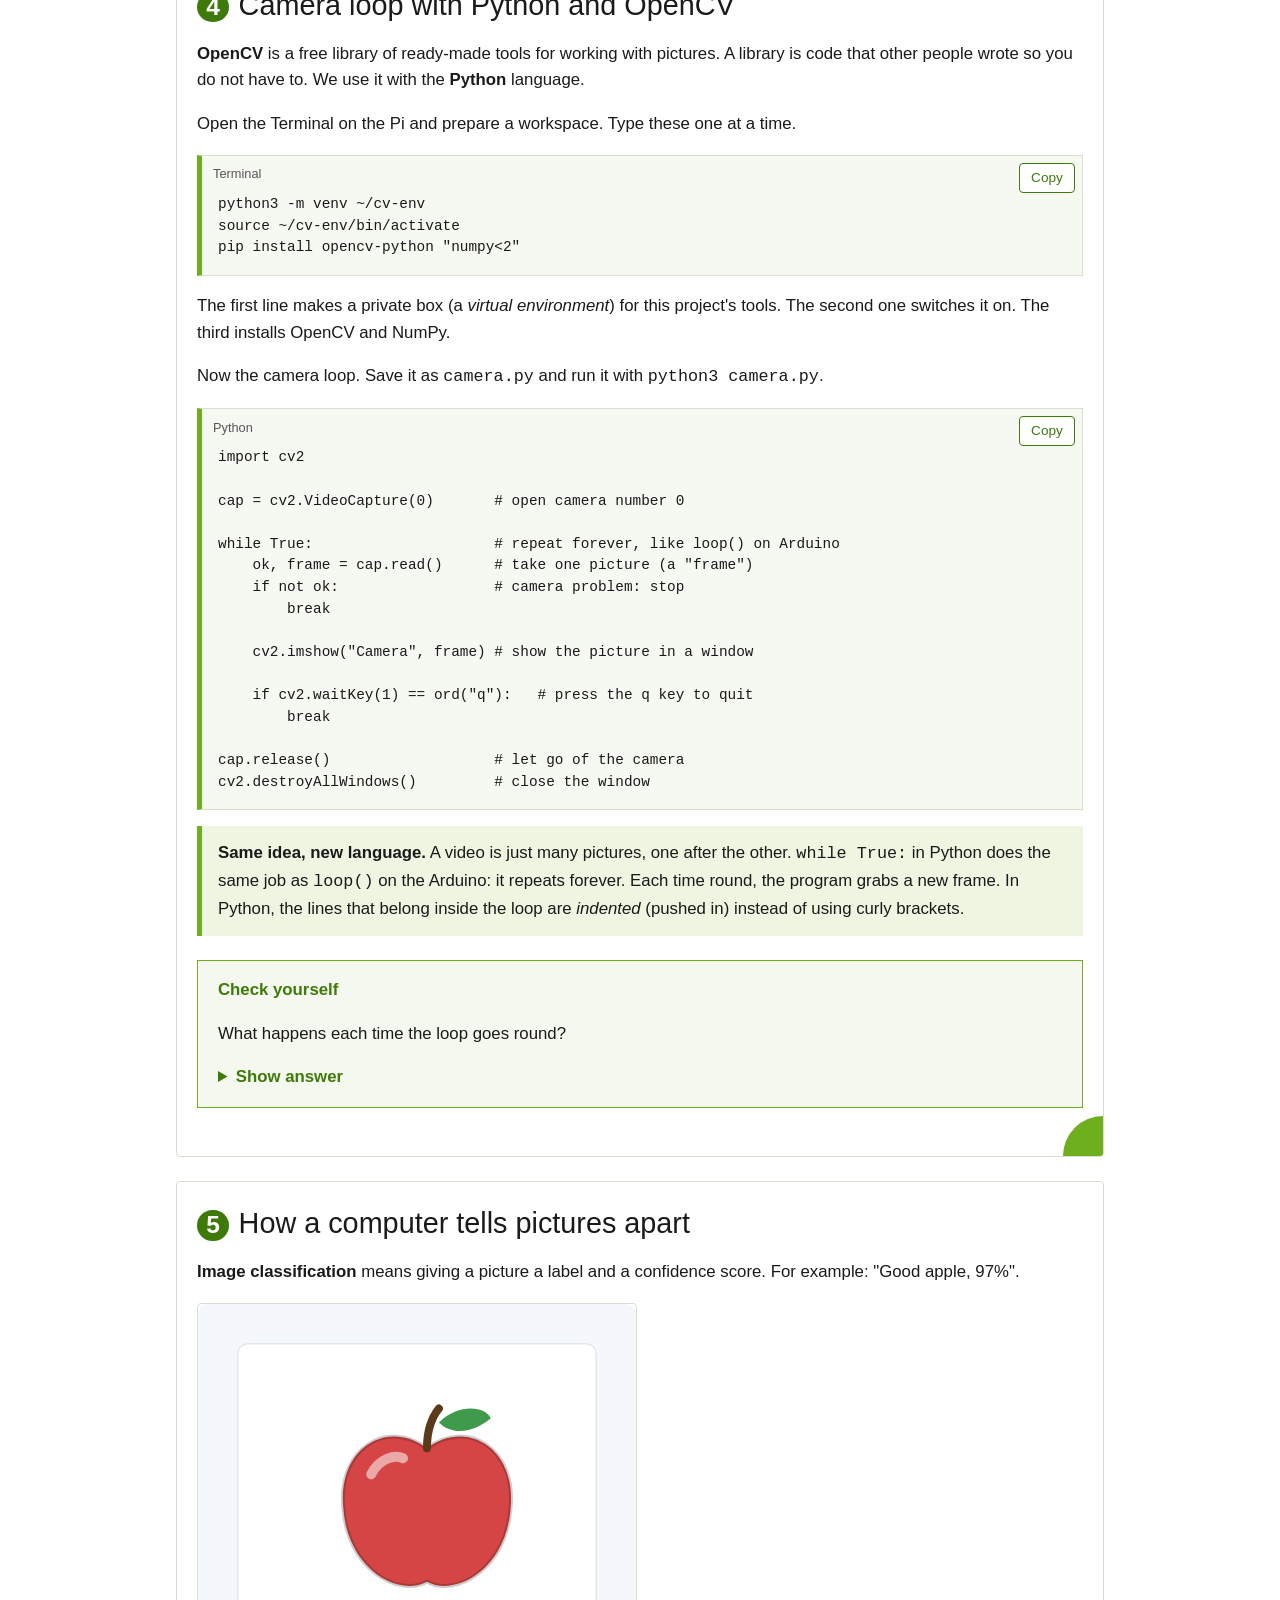
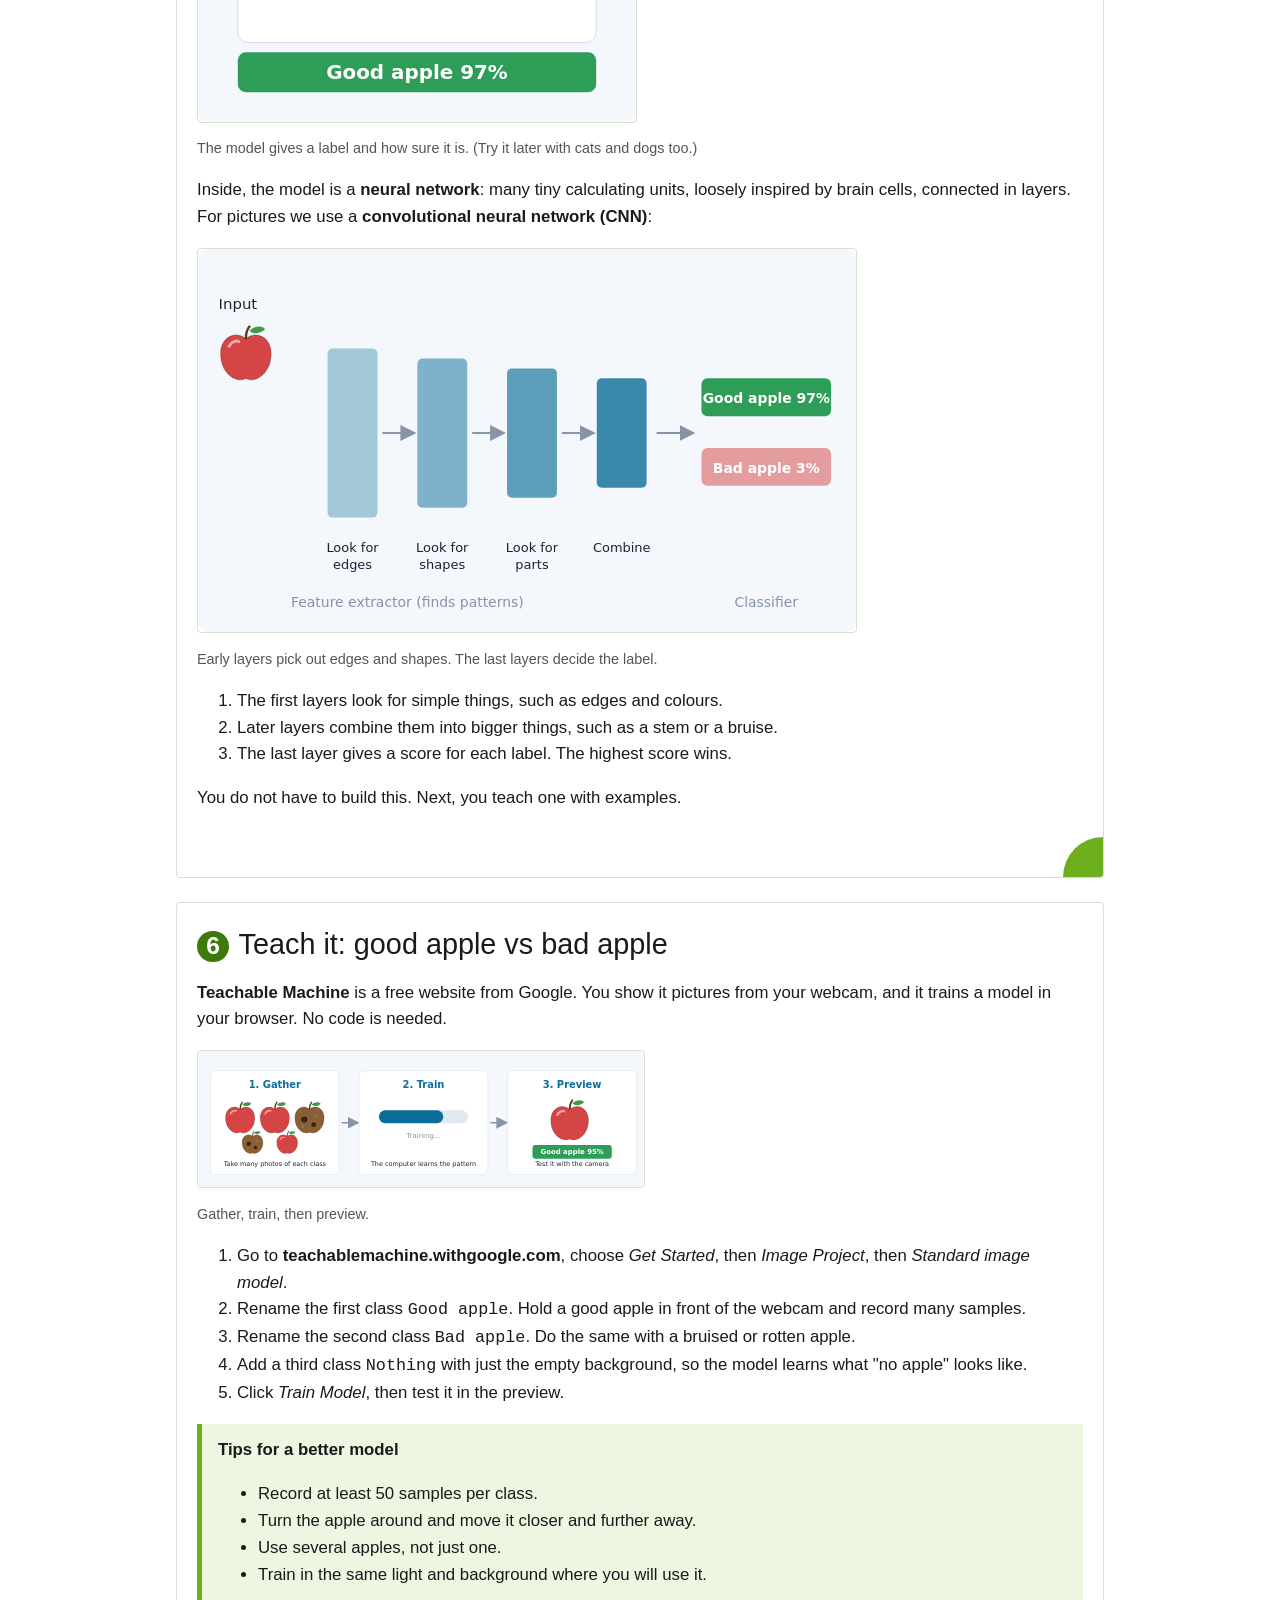
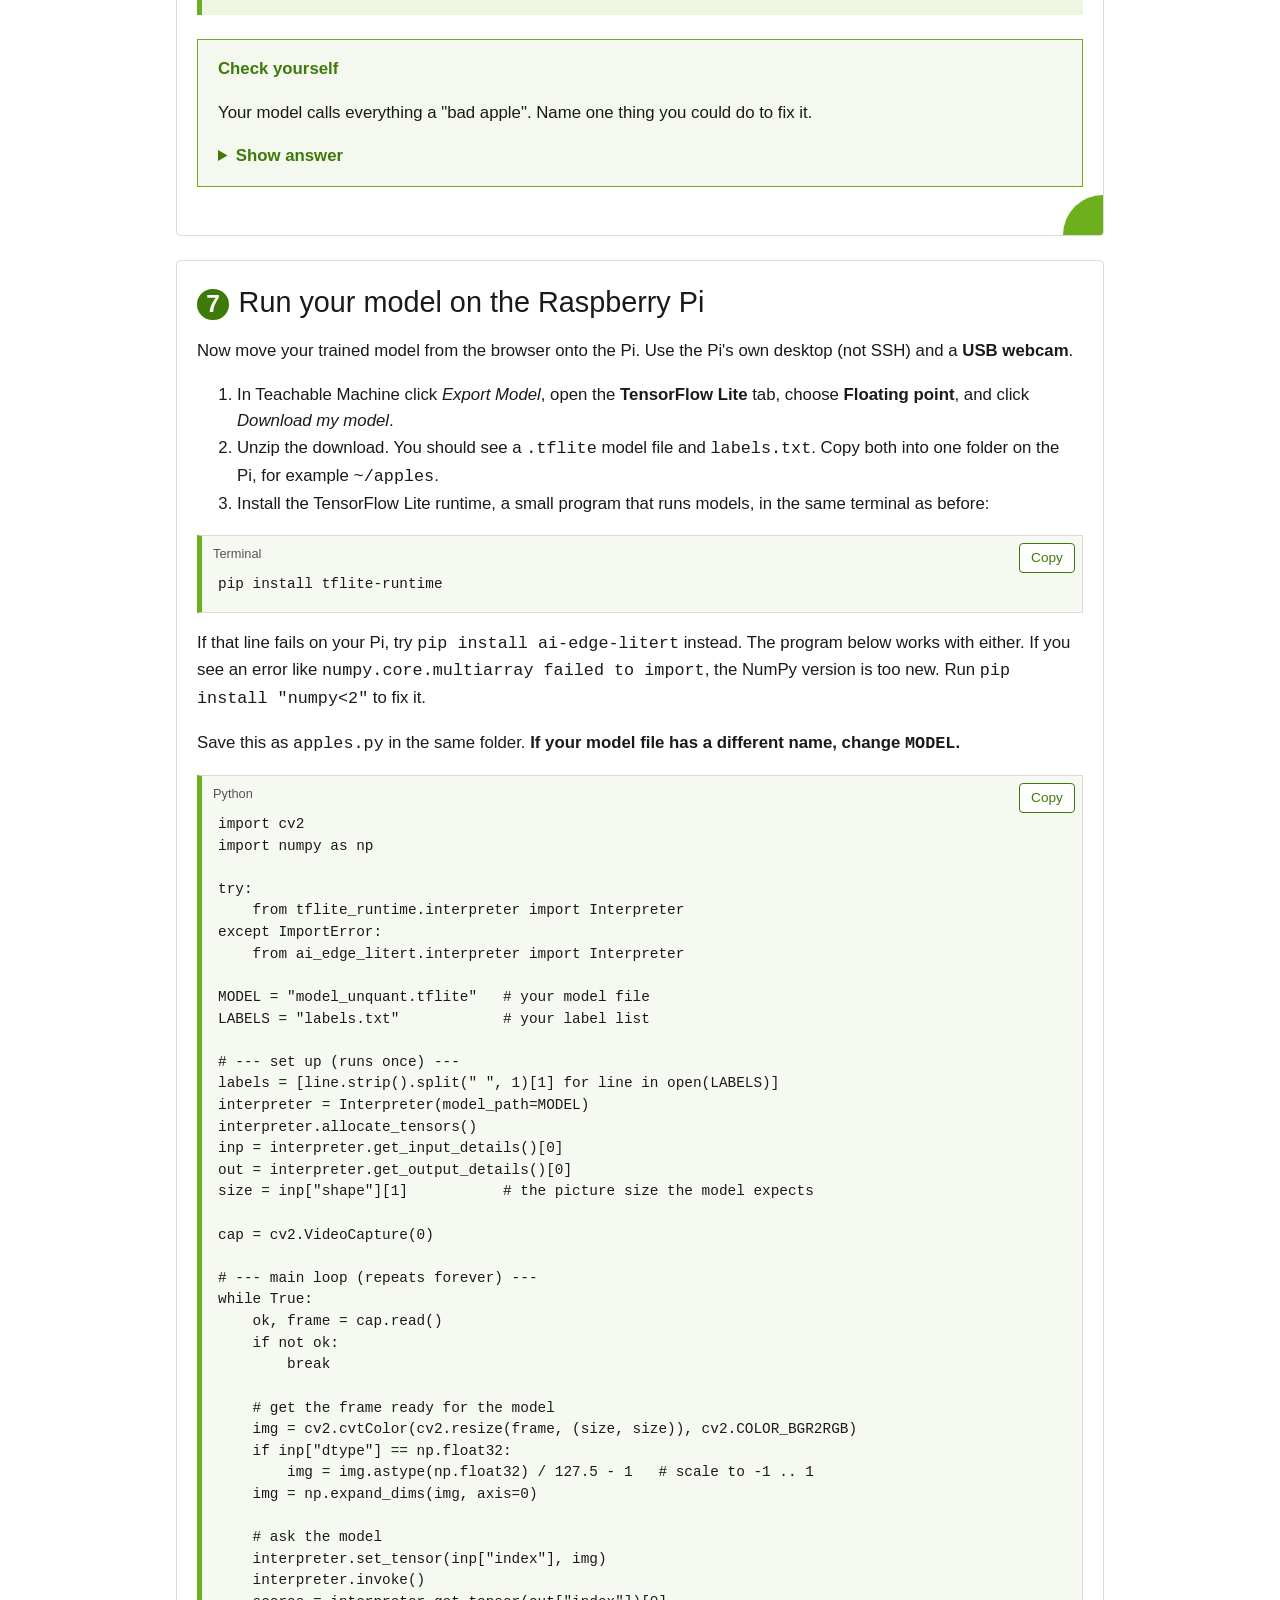
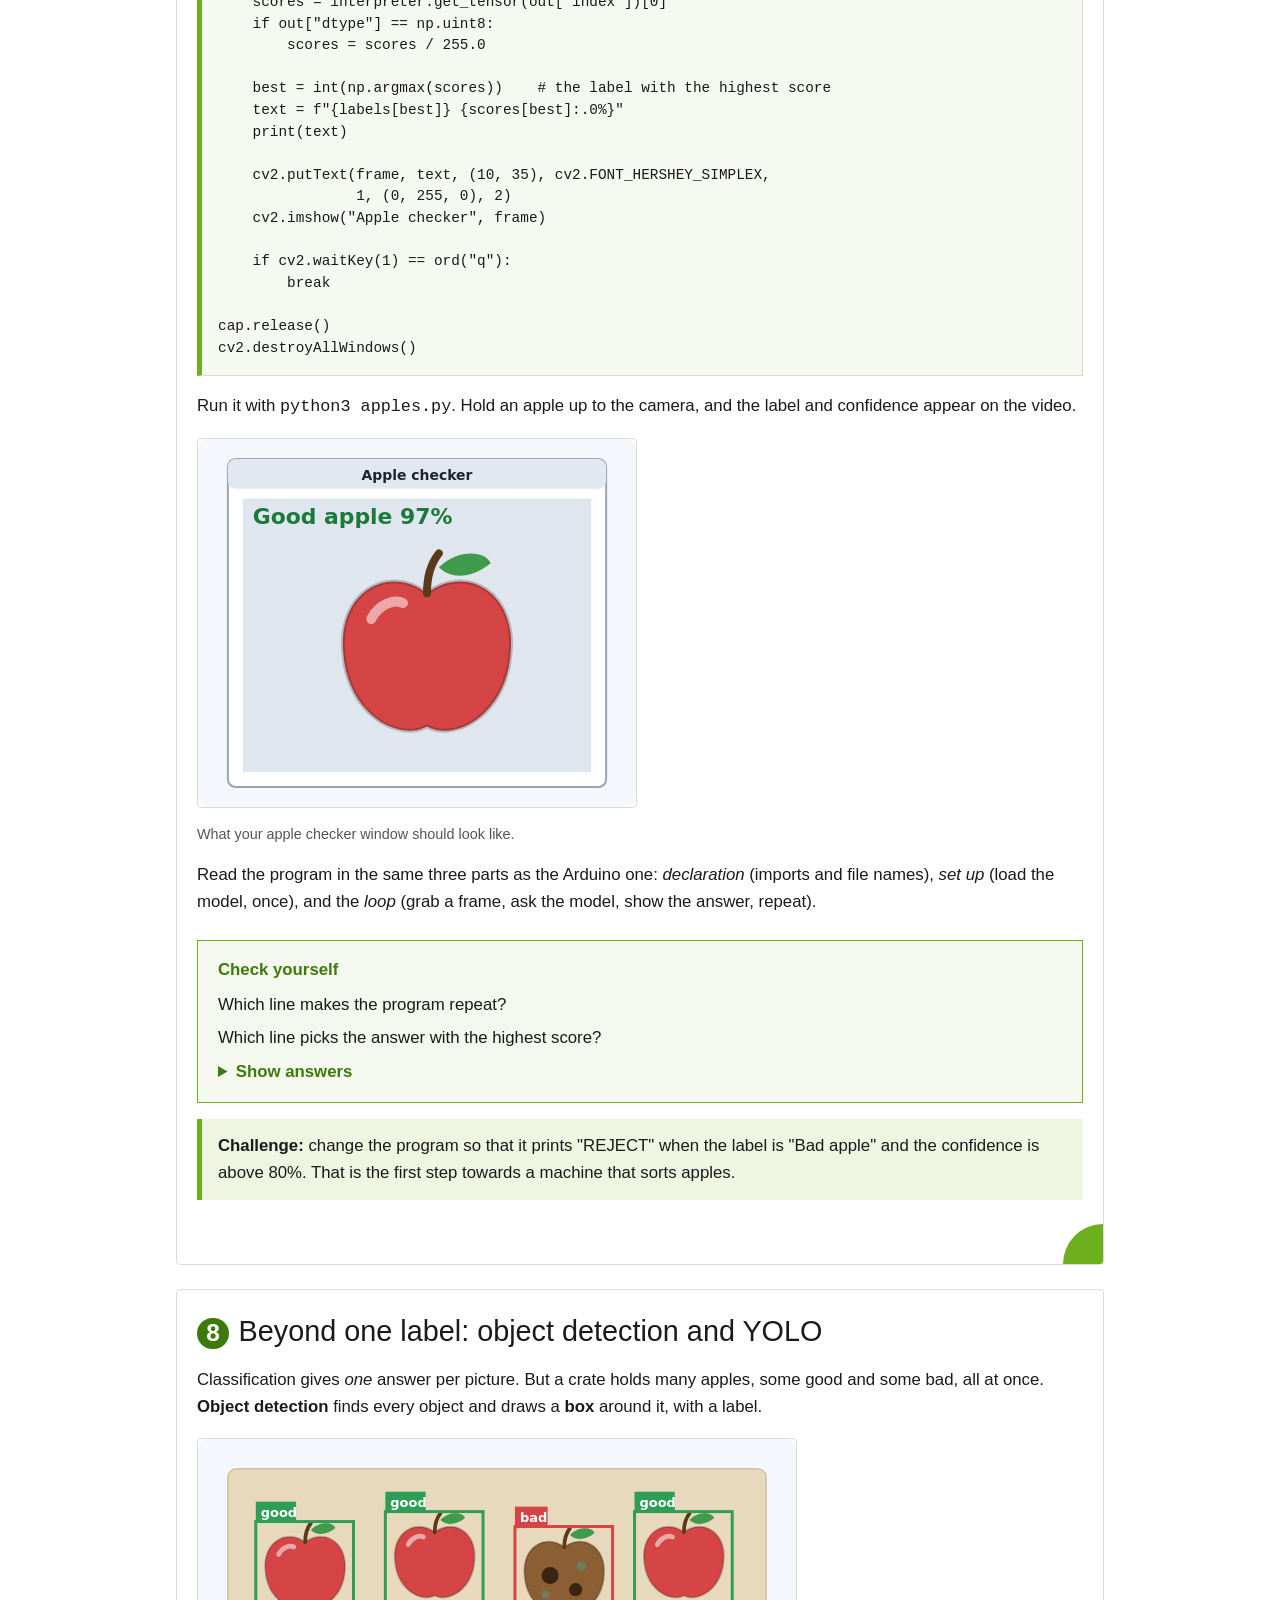
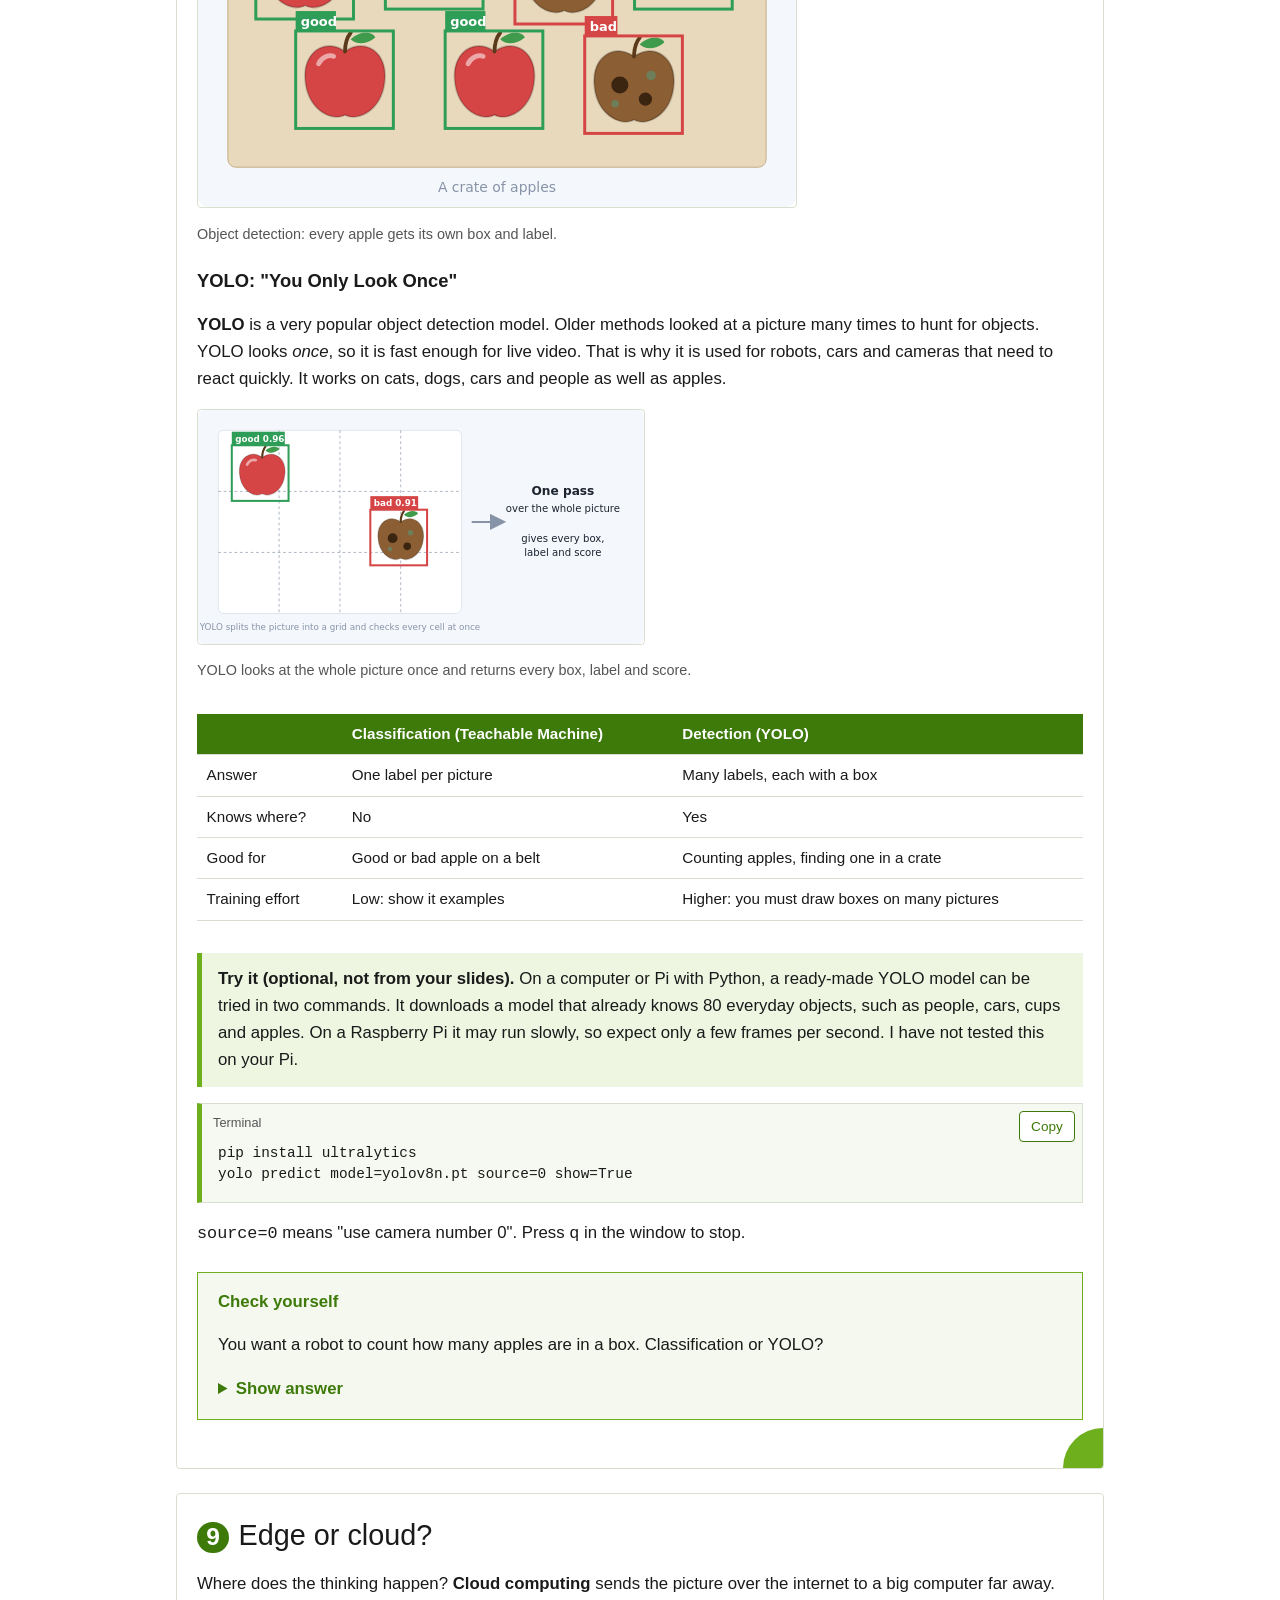
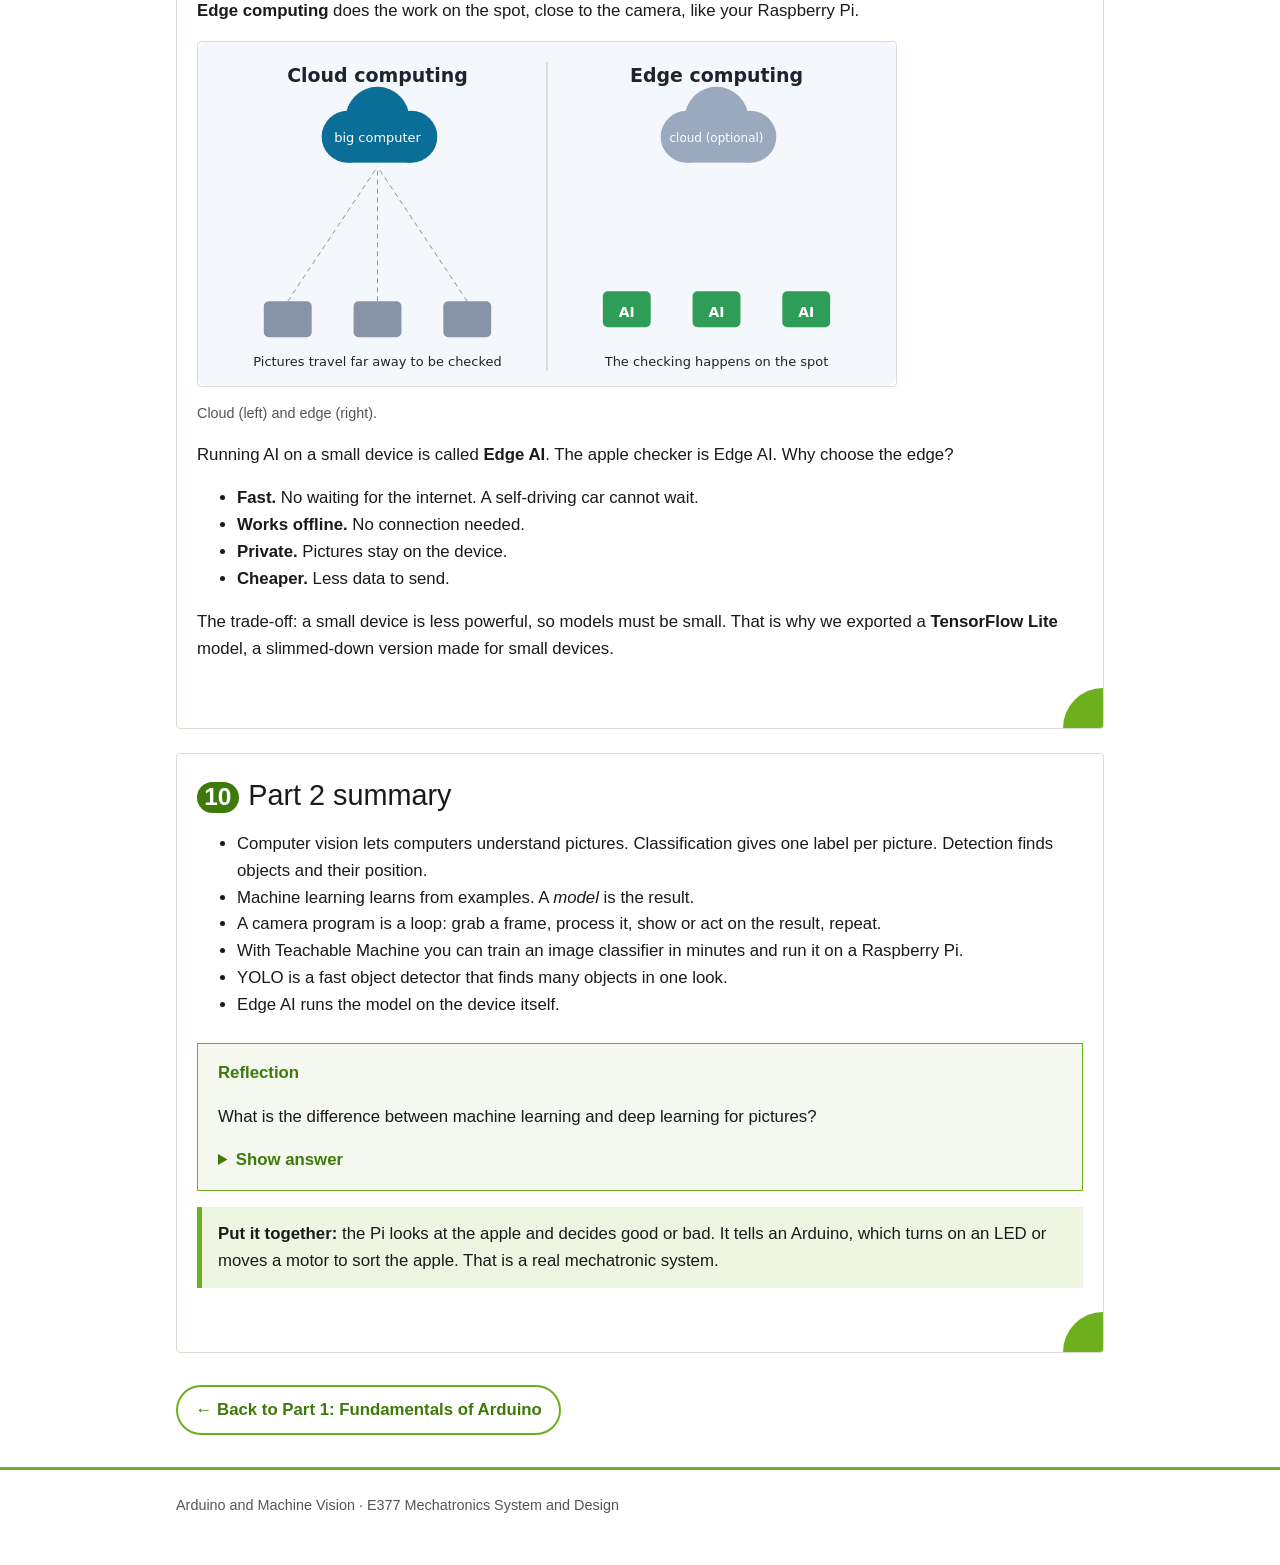
<file: vision.html>
<!DOCTYPE html>
<html lang="en">
<head>
  <meta charset="utf-8">
  <meta name="viewport" content="width=device-width, initial-scale=1">
  <title>Part 2: Teach a camera to see</title>
  <meta name="description" content="Beginner-friendly computer vision: train a good apple vs bad apple model and run it on a Raspberry Pi.">
  <link rel="stylesheet" href="css/style.css">
</head>
<body>

<div class="topbar">
  <div class="wrap">
    <nav aria-label="Lessons">
      <a href="index.html">Home</a>
      <a href="arduino.html">Part 1</a>
      <a href="#cv-what">What is vision?</a>
      <a href="#cv-ai">AI and ML</a>
      <a href="#cv-pi">Raspberry Pi</a>
      <a href="#cv-loop">Camera loop</a>
      <a href="#cv-classify">Classification</a>
      <a href="#cv-teach">Teach it</a>
      <a href="#cv-run">Run on Pi</a>
      <a href="#cv-yolo">YOLO</a>
      <a href="#cv-edge">Edge or cloud</a>
      <a href="#cv-summary">Summary</a>
    </nav>
    <button id="theme-toggle" type="button" aria-pressed="false">Dark theme</button>
  </div>
</div>

<main class="wrap">

<header class="hero">
  <h1>Part 2: Teach a camera to see</h1>
  <p>Use a <strong>Raspberry Pi 4 with a camera</strong> and a bit of AI. By the end, the camera will tell a <strong>good apple</strong> from a <strong>bad apple</strong>. The program is built around a loop again, just like the blinking LED.</p>
  <div class="goals">
    <h2>By the end you can</h2>
    <ul>
      <li>Explain what computer vision, a model and YOLO are.</li>
      <li>Train an image model in Teachable Machine and run it on a Raspberry Pi camera.</li>
    </ul>
  </div>
</header>

<!-- 15 -->
<section class="lesson" id="cv-what">
  <h2><span class="num">1</span>What is computer vision?</h2>
  <p><strong>Computer vision</strong> is a part of artificial intelligence (AI) that lets a computer understand pictures and video, the way you understand what your eyes see.</p>
  <p>It is already used to find diseases in scans, recognise faces, spot defects on a factory line and help cars see the road. There are three common jobs:</p>
  <figure>
    <img src="images/cv-tasks.svg" alt="Three computer vision jobs on apples: classification gives one label, detection draws boxes, segmentation colours each apple" width="950" height="285">
    <figcaption>Classification, detection and segmentation, shown on apples.</figcaption>
  </figure>
  <ul>
    <li><strong>Classification:</strong> "What is in this picture?" One answer for the whole picture. <em>We use this for the apples.</em></li>
    <li><strong>Object detection:</strong> "What is here, and where?" It draws boxes. <em>We meet this with YOLO later.</em></li>
    <li><strong>Segmentation:</strong> "Which pixels belong to which object?"</li>
  </ul>
  <div class="check">
    <h3>Check yourself</h3>
    <p>A camera on a conveyor belt only needs to say "good" or "bad" for each apple. Is that classification or detection?</p>
    <details><summary>Show answer</summary><p>Classification. One label per picture, and no box is needed.</p></details>
  </div>
</section>

<!-- 16 -->
<section class="lesson" id="cv-ai">
  <h2><span class="num">2</span>AI, machine learning and deep learning</h2>
  <figure>
    <img src="images/cv-ai-ml-dl.svg" alt="Three nested circles: deep learning inside machine learning inside artificial intelligence" width="660" height="410">
    <figcaption>Each idea sits inside the one before it.</figcaption>
  </figure>
  <dl class="terms">
    <dt>Artificial intelligence (AI)</dt>
    <dd>Any computer program that does something we think of as smart.</dd>
    <dt>Machine learning</dt>
    <dd>The computer learns patterns from examples instead of following rules a person wrote by hand.</dd>
    <dt>Deep learning</dt>
    <dd>Machine learning that uses neural networks with many layers. It works especially well on pictures when there is plenty of data.</dd>
    <dt>Model</dt>
    <dd>What you get after learning: a file that takes a picture in and gives an answer out.</dd>
  </dl>
</section>

<!-- 17 -->
<section class="lesson" id="cv-pi">
  <h2><span class="num">3</span>The Raspberry Pi and its camera</h2>
  <p>The Raspberry Pi is a low-cost computer about the size of a credit card. Unlike an Arduino, it runs a full operating system, so you can run Python, open windows and use a camera.</p>
  <figure>
    <img class="img-small" src="images/raspberry-pi-4.svg" alt="Simplified drawing of a Raspberry Pi 4 showing the processor, USB ports, Ethernet port, HDMI ports and power socket" width="620" height="400">
    <figcaption>Raspberry Pi 4.</figcaption>
  </figure>
  <div class="table-scroll">
    <table>
      <thead><tr><th>You need</th><th>Why</th></tr></thead>
      <tbody>
        <tr><td>Raspberry Pi 4 with power supply</td><td>The computer.</td></tr>
        <tr><td>microSD card with the operating system</td><td>The Pi's storage. Install it with the free Raspberry Pi Imager program.</td></tr>
        <tr><td>Monitor, keyboard and mouse</td><td>To use it like a normal computer.</td></tr>
        <tr><td>USB camera</td><td>Plug it into a USB port. Your slides use a USB camera.</td></tr>
      </tbody>
    </table>
  </div>
  <div class="tip"><p><strong>Arduino vs Raspberry Pi:</strong> the Arduino is great at simple, reliable jobs such as reading a button or driving a motor. The Pi is better at heavy thinking such as recognising pictures. A robot can use both: the Pi decides, and the Arduino acts.</p></div>
</section>

<!-- 18 -->
<section class="lesson" id="cv-loop">
  <h2><span class="num">4</span>Camera loop with Python and OpenCV</h2>
  <p><strong>OpenCV</strong> is a free library of ready-made tools for working with pictures. A library is code that other people wrote so you do not have to. We use it with the <strong>Python</strong> language.</p>
  <p>Open the Terminal on the Pi and prepare a workspace. Type these one at a time.</p>
  <div class="code">
    <span class="label">Terminal</span>
    <button class="copy" type="button">Copy</button>
<pre><code>python3 -m venv ~/cv-env
source ~/cv-env/bin/activate
pip install opencv-python "numpy&lt;2"</code></pre>
  </div>
  <p>The first line makes a private box (a <em>virtual environment</em>) for this project's tools. The second one switches it on. The third installs OpenCV and NumPy.</p>
  <p>Now the camera loop. Save it as <code>camera.py</code> and run it with <code>python3 camera.py</code>.</p>
  <div class="code">
    <span class="label">Python</span>
    <button class="copy" type="button">Copy</button>
<pre><code>import cv2

cap = cv2.VideoCapture(0)       # open camera number 0

while True:                     # repeat forever, like loop() on Arduino
    ok, frame = cap.read()      # take one picture (a "frame")
    if not ok:                  # camera problem: stop
        break

    cv2.imshow("Camera", frame) # show the picture in a window

    if cv2.waitKey(1) == ord("q"):   # press the q key to quit
        break

cap.release()                   # let go of the camera
cv2.destroyAllWindows()         # close the window</code></pre>
  </div>
  <div class="note"><p><strong>Same idea, new language.</strong> A video is just many pictures, one after the other. <code>while True:</code> in Python does the same job as <code>loop()</code> on the Arduino: it repeats forever. Each time round, the program grabs a new frame. In Python, the lines that belong inside the loop are <em>indented</em> (pushed in) instead of using curly brackets.</p></div>
  <div class="check">
    <h3>Check yourself</h3>
    <p>What happens each time the loop goes round?</p>
    <details><summary>Show answer</summary><p>The program reads one new frame from the camera, shows it in the window, then checks whether you pressed q.</p></details>
  </div>
</section>

<!-- 19 -->
<section class="lesson" id="cv-classify">
  <h2><span class="num">5</span>How a computer tells pictures apart</h2>
  <p><strong>Image classification</strong> means giving a picture a label and a confidence score. For example: "Good apple, 97%".</p>
  <figure>
    <img class="img-small" src="images/cv-classification.svg" alt="A red apple with the result Good apple 97 percent" width="440" height="420">
    <figcaption>The model gives a label and how sure it is. (Try it later with cats and dogs too.)</figcaption>
  </figure>
  <p>Inside, the model is a <strong>neural network</strong>: many tiny calculating units, loosely inspired by brain cells, connected in layers. For pictures we use a <strong>convolutional neural network (CNN)</strong>:</p>
  <figure>
    <img src="images/cv-cnn.svg" alt="Simplified neural network: an apple picture passes through layers that find edges, shapes and parts, then a classifier gives a label and score" width="660" height="385">
    <figcaption>Early layers pick out edges and shapes. The last layers decide the label.</figcaption>
  </figure>
  <ol>
    <li>The first layers look for simple things, such as edges and colours.</li>
    <li>Later layers combine them into bigger things, such as a stem or a bruise.</li>
    <li>The last layer gives a score for each label. The highest score wins.</li>
  </ol>
  <p>You do not have to build this. Next, you teach one with examples.</p>
</section>

<!-- 20 -->
<section class="lesson" id="cv-teach">
  <h2><span class="num">6</span>Teach it: good apple vs bad apple</h2>
  <p><strong>Teachable Machine</strong> is a free website from Google. You show it pictures from your webcam, and it trains a model in your browser. No code is needed.</p>
  <figure>
    <img class="img-small" src="images/teachable-machine.svg" alt="Three steps to train an image model: gather photos, train, then preview" width="900" height="275">
    <figcaption>Gather, train, then preview.</figcaption>
  </figure>
  <ol>
    <li>Go to <strong>teachablemachine.withgoogle.com</strong>, choose <em>Get Started</em>, then <em>Image Project</em>, then <em>Standard image model</em>.</li>
    <li>Rename the first class <code>Good apple</code>. Hold a good apple in front of the webcam and record many samples.</li>
    <li>Rename the second class <code>Bad apple</code>. Do the same with a bruised or rotten apple.</li>
    <li>Add a third class <code>Nothing</code> with just the empty background, so the model learns what "no apple" looks like.</li>
    <li>Click <em>Train Model</em>, then test it in the preview.</li>
  </ol>
  <div class="tip">
    <p><strong>Tips for a better model</strong></p>
    <ul>
      <li>Record at least 50 samples per class.</li>
      <li>Turn the apple around and move it closer and further away.</li>
      <li>Use several apples, not just one.</li>
      <li>Train in the same light and background where you will use it.</li>
    </ul>
  </div>
  <div class="check">
    <h3>Check yourself</h3>
    <p>Your model calls everything a "bad apple". Name one thing you could do to fix it.</p>
    <details><summary>Show answer</summary><p>Add more and varied samples of good apples (different angles and lighting), and make sure each class has a similar number of samples.</p></details>
  </div>
</section>

<!-- 21 -->
<section class="lesson" id="cv-run">
  <h2><span class="num">7</span>Run your model on the Raspberry Pi</h2>
  <p>Now move your trained model from the browser onto the Pi. Use the Pi's own desktop (not SSH) and a <strong>USB webcam</strong>.</p>
  <ol>
    <li>In Teachable Machine click <em>Export Model</em>, open the <strong>TensorFlow Lite</strong> tab, choose <strong>Floating point</strong>, and click <em>Download my model</em>.</li>
    <li>Unzip the download. You should see a <code>.tflite</code> model file and <code>labels.txt</code>. Copy both into one folder on the Pi, for example <code>~/apples</code>.</li>
    <li>Install the TensorFlow Lite runtime, a small program that runs models, in the same terminal as before:</li>
  </ol>
  <div class="code">
    <span class="label">Terminal</span>
    <button class="copy" type="button">Copy</button>
<pre><code>pip install tflite-runtime</code></pre>
  </div>
  <p>If that line fails on your Pi, try <code>pip install ai-edge-litert</code> instead. The program below works with either. If you see an error like <code>numpy.core.multiarray failed to import</code>, the NumPy version is too new. Run <code>pip install "numpy&lt;2"</code> to fix it.</p>
  <p>Save this as <code>apples.py</code> in the same folder. <strong>If your model file has a different name, change <code>MODEL</code>.</strong></p>
  <div class="code">
    <span class="label">Python</span>
    <button class="copy" type="button">Copy</button>
<pre><code>import cv2
import numpy as np

try:
    from tflite_runtime.interpreter import Interpreter
except ImportError:
    from ai_edge_litert.interpreter import Interpreter

MODEL = "model_unquant.tflite"   # your model file
LABELS = "labels.txt"            # your label list

# --- set up (runs once) ---
labels = [line.strip().split(" ", 1)[1] for line in open(LABELS)]
interpreter = Interpreter(model_path=MODEL)
interpreter.allocate_tensors()
inp = interpreter.get_input_details()[0]
out = interpreter.get_output_details()[0]
size = inp["shape"][1]           # the picture size the model expects

cap = cv2.VideoCapture(0)

# --- main loop (repeats forever) ---
while True:
    ok, frame = cap.read()
    if not ok:
        break

    # get the frame ready for the model
    img = cv2.cvtColor(cv2.resize(frame, (size, size)), cv2.COLOR_BGR2RGB)
    if inp["dtype"] == np.float32:
        img = img.astype(np.float32) / 127.5 - 1   # scale to -1 .. 1
    img = np.expand_dims(img, axis=0)

    # ask the model
    interpreter.set_tensor(inp["index"], img)
    interpreter.invoke()
    scores = interpreter.get_tensor(out["index"])[0]
    if out["dtype"] == np.uint8:
        scores = scores / 255.0

    best = int(np.argmax(scores))    # the label with the highest score
    text = f"{labels[best]} {scores[best]:.0%}"
    print(text)

    cv2.putText(frame, text, (10, 35), cv2.FONT_HERSHEY_SIMPLEX,
                1, (0, 255, 0), 2)
    cv2.imshow("Apple checker", frame)

    if cv2.waitKey(1) == ord("q"):
        break

cap.release()
cv2.destroyAllWindows()</code></pre>
  </div>
  <p>Run it with <code>python3 apples.py</code>. Hold an apple up to the camera, and the label and confidence appear on the video.</p>
  <figure>
    <img class="img-small" src="images/pi-classify-result.svg" alt="A program window showing a red apple with the text Good apple 97 percent" width="440" height="370">
    <figcaption>What your apple checker window should look like.</figcaption>
  </figure>
  <p>Read the program in the same three parts as the Arduino one: <em>declaration</em> (imports and file names), <em>set up</em> (load the model, once), and the <em>loop</em> (grab a frame, ask the model, show the answer, repeat).</p>
  <div class="check">
    <h3>Check yourself</h3>
    <ul>
      <li>Which line makes the program repeat?</li>
      <li>Which line picks the answer with the highest score?</li>
    </ul>
    <details><summary>Show answers</summary><p><code>while True:</code> makes it repeat. <code>np.argmax(scores)</code> finds the best label.</p></details>
  </div>
  <div class="tip"><p><strong>Challenge:</strong> change the program so that it prints "REJECT" when the label is "Bad apple" and the confidence is above 80%. That is the first step towards a machine that sorts apples.</p></div>
</section>

<!-- 22 -->
<section class="lesson" id="cv-yolo">
  <h2><span class="num">8</span>Beyond one label: object detection and YOLO</h2>
  <p>Classification gives <em>one</em> answer per picture. But a crate holds many apples, some good and some bad, all at once. <strong>Object detection</strong> finds every object and draws a <strong>box</strong> around it, with a label.</p>
  <figure>
    <img src="images/cv-detection.svg" alt="A crate of apples with a box around each apple labelled good or bad" width="600" height="370">
    <figcaption>Object detection: every apple gets its own box and label.</figcaption>
  </figure>
  <h3>YOLO: "You Only Look Once"</h3>
  <p><strong>YOLO</strong> is a very popular object detection model. Older methods looked at a picture many times to hunt for objects. YOLO looks <em>once</em>, so it is fast enough for live video. That is why it is used for robots, cars and cameras that need to react quickly. It works on cats, dogs, cars and people as well as apples.</p>
  <figure>
    <img class="img-small" src="images/yolo-grid.svg" alt="A picture split into a grid, with YOLO finding a good apple and a bad apple in one pass" width="660" height="345">
    <figcaption>YOLO looks at the whole picture once and returns every box, label and score.</figcaption>
  </figure>
  <div class="table-scroll">
    <table>
      <thead><tr><th></th><th>Classification (Teachable Machine)</th><th>Detection (YOLO)</th></tr></thead>
      <tbody>
        <tr><td>Answer</td><td>One label per picture</td><td>Many labels, each with a box</td></tr>
        <tr><td>Knows where?</td><td>No</td><td>Yes</td></tr>
        <tr><td>Good for</td><td>Good or bad apple on a belt</td><td>Counting apples, finding one in a crate</td></tr>
        <tr><td>Training effort</td><td>Low: show it examples</td><td>Higher: you must draw boxes on many pictures</td></tr>
      </tbody>
    </table>
  </div>
  <div class="note">
    <p><strong>Try it (optional, not from your slides).</strong> On a computer or Pi with Python, a ready-made YOLO model can be tried in two commands. It downloads a model that already knows 80 everyday objects, such as people, cars, cups and apples. On a Raspberry Pi it may run slowly, so expect only a few frames per second. I have not tested this on your Pi.</p>
  </div>
  <div class="code">
    <span class="label">Terminal</span>
    <button class="copy" type="button">Copy</button>
<pre><code>pip install ultralytics
yolo predict model=yolov8n.pt source=0 show=True</code></pre>
  </div>
  <p><code>source=0</code> means "use camera number 0". Press <kbd>q</kbd> in the window to stop.</p>
  <div class="check">
    <h3>Check yourself</h3>
    <p>You want a robot to count how many apples are in a box. Classification or YOLO?</p>
    <details><summary>Show answer</summary><p>YOLO (object detection). It finds every apple separately, so you can count the boxes.</p></details>
  </div>
</section>

<!-- 23 -->
<section class="lesson" id="cv-edge">
  <h2><span class="num">9</span>Edge or cloud?</h2>
  <p>Where does the thinking happen? <strong>Cloud computing</strong> sends the picture over the internet to a big computer far away. <strong>Edge computing</strong> does the work on the spot, close to the camera, like your Raspberry Pi.</p>
  <figure>
    <img src="images/edge-vs-cloud.svg" alt="Cloud computing sends pictures far away to a big computer, while edge computing checks them on the device itself" width="700" height="345">
    <figcaption>Cloud (left) and edge (right).</figcaption>
  </figure>
  <p>Running AI on a small device is called <strong>Edge AI</strong>. The apple checker is Edge AI. Why choose the edge?</p>
  <ul>
    <li><strong>Fast.</strong> No waiting for the internet. A self-driving car cannot wait.</li>
    <li><strong>Works offline.</strong> No connection needed.</li>
    <li><strong>Private.</strong> Pictures stay on the device.</li>
    <li><strong>Cheaper.</strong> Less data to send.</li>
  </ul>
  <p>The trade-off: a small device is less powerful, so models must be small. That is why we exported a <strong>TensorFlow Lite</strong> model, a slimmed-down version made for small devices.</p>
</section>

<!-- 24 -->
<section class="lesson" id="cv-summary">
  <h2><span class="num">10</span>Part 2 summary</h2>
  <ul>
    <li>Computer vision lets computers understand pictures. Classification gives one label per picture. Detection finds objects and their position.</li>
    <li>Machine learning learns from examples. A <em>model</em> is the result.</li>
    <li>A camera program is a loop: grab a frame, process it, show or act on the result, repeat.</li>
    <li>With Teachable Machine you can train an image classifier in minutes and run it on a Raspberry Pi.</li>
    <li>YOLO is a fast object detector that finds many objects in one look.</li>
    <li>Edge AI runs the model on the device itself.</li>
  </ul>
  <div class="check">
    <h3>Reflection</h3>
    <p>What is the difference between machine learning and deep learning for pictures?</p>
    <details><summary>Show answer</summary><p>In classic machine learning, people design the features to look for by hand. In deep learning, the neural network learns the features by itself from many examples.</p></details>
  </div>
  <div class="tip"><p><strong>Put it together:</strong> the Pi looks at the apple and decides good or bad. It tells an Arduino, which turns on an LED or moves a motor to sort the apple. That is a real mechatronic system.</p></div>
</section>

<nav class="pager" aria-label="Next part">
  <a href="arduino.html">← Back to Part 1: Fundamentals of Arduino</a>
</nav>

</main>

<footer>
  <div class="wrap">Arduino and Machine Vision · E377 Mechatronics System and Design</div>
</footer>

<script src="js/main.js"></script>
</body>
</html>
</file>
<file: css/style.css>
/* Look inspired by the E377 slide deck: white pages, plain black titles,
   bright green accent, green corner shapes and round green number badges. */
:root {
  --bg: #ffffff;
  --surface: #f4f8ee;
  --text: #1a1a1a;
  --muted: #555555;
  --green: #6eaf1d;          /* shapes and borders */
  --green-strong: #3d7a0a;   /* text and badges, readable on white */
  --on-strong: #ffffff;
  --border: #d9dfd0;
  --code-bg: #f6f8f2;
  --code-text: #1a1a1a;
  --code-border: #d9dfd0;
  --tip-bg: #eef6e2;
}

:root[data-theme="dark"] {
  --bg: #111611;
  --surface: #1a221a;
  --text: #ececec;
  --muted: #a9b3a5;
  --green: #6eaf1d;
  --green-strong: #9ad94a;
  --on-strong: #10210a;
  --border: #2d392b;
  --code-bg: #0b0f0b;
  --code-text: #e8eee4;
  --code-border: #2d392b;
  --tip-bg: #1b2a14;
}

* { box-sizing: border-box; }

html { scroll-behavior: smooth; scroll-padding-top: 4.5rem; }

body {
  margin: 0;
  background: var(--bg);
  color: var(--text);
  font-family: Arial, "Helvetica Neue", Helvetica, sans-serif;
  line-height: 1.6;
  font-size: 1.05rem;
}

.wrap { max-width: 60rem; margin: 0 auto; padding: 0 1rem; }

/* top bar */
.topbar {
  position: sticky;
  top: 0;
  z-index: 10;
  background: var(--bg);
  border-bottom: 3px solid var(--green);
}
.topbar .wrap {
  display: flex;
  align-items: center;
  gap: 0.75rem;
  padding-top: 0.5rem;
  padding-bottom: 0.5rem;
}
.topbar nav {
  display: flex;
  gap: 0.25rem;
  overflow-x: auto;
  flex: 1;
  scrollbar-width: thin;
}
.topbar nav a {
  white-space: nowrap;
  padding: 0.35rem 0.7rem;
  border-radius: 4px;
  color: var(--text);
  text-decoration: none;
  font-size: 0.9rem;
}
.topbar nav a:hover, .topbar nav a:focus-visible { background: var(--surface); color: var(--green-strong); }

button, summary { font: inherit; }

#theme-toggle {
  flex-shrink: 0;
  border: 2px solid var(--green);
  background: var(--bg);
  color: var(--text);
  border-radius: 999px;
  padding: 0.3rem 0.9rem;
  cursor: pointer;
}

:focus-visible { outline: 3px solid var(--green-strong); outline-offset: 2px; }

/* title page */
header.hero {
  position: relative;
  margin-top: 1rem;
  padding: 3.5rem 1rem 2rem 4.5rem;
  overflow: hidden;
}
header.hero::before {
  content: "";
  position: absolute;
  top: 0;
  left: 0;
  width: 3.5rem;
  height: 3.5rem;
  background: var(--green);
  border-bottom-right-radius: 100%;
}
header.hero h1 { font-size: clamp(1.9rem, 5vw, 3rem); line-height: 1.2; margin: 0 0 0.75rem; font-weight: 400; }
header.hero p { color: var(--muted); margin: 0.25rem 0; }
header.hero p strong { color: var(--text); }
.goals { background: var(--surface); border-left: 5px solid var(--green); padding: 1rem 1.25rem; margin-top: 1.5rem; }
.goals h2 { margin: 0 0 0.25rem; font-size: 1.1rem; }
.goals ul { margin: 0; padding-left: 1.25rem; }

/* lessons: each one looks like a slide */
section.lesson {
  position: relative;
  margin: 1.5rem 0;
  padding: 1.5rem 1.25rem 3rem;
  border: 1px solid var(--border);
  border-radius: 4px;
  overflow: hidden;
}
/* green corner shape, like the slide number corner */
section.lesson::after {
  content: "";
  position: absolute;
  right: 0;
  bottom: 0;
  width: 2.5rem;
  height: 2.5rem;
  background: var(--green);
  border-top-left-radius: 100%;
}
section.lesson h2 {
  font-size: clamp(1.4rem, 3.5vw, 1.8rem);
  line-height: 1.25;
  margin: 0 0 0.75rem;
  font-weight: 400;
}
section.lesson h3 { font-size: 1.15rem; margin: 1.25rem 0 0.5rem; }
.num {
  display: inline-block;
  min-width: 2rem;
  text-align: center;
  margin-right: 0.6rem;
  padding: 0 0.45rem;
  border-radius: 999px;
  background: var(--green-strong);
  color: var(--on-strong);
  font-size: 0.85em;
  font-weight: 700;
  vertical-align: middle;
}
section.lesson.part { border: none; border-left: 5px solid var(--green); border-radius: 0; background: var(--surface); padding-bottom: 1.5rem; }
section.lesson.part::after { display: none; }

img { max-width: 100%; height: auto; border: 1px solid var(--border); border-radius: 4px; background: #fff; }
figure { margin: 1rem 0; }
figcaption { color: var(--muted); font-size: 0.9rem; margin-top: 0.35rem; }
.img-small { max-width: min(100%, 28rem); }

.tip, .note {
  background: var(--tip-bg);
  border-left: 5px solid var(--green);
  padding: 0.6rem 1rem;
  margin: 1rem 0;
}
.tip p, .note p { margin: 0.25rem 0; }

dl.terms { margin: 1rem 0; }
dl.terms dt { font-weight: 700; margin-top: 0.6rem; }
dl.terms dd { margin: 0 0 0 1rem; color: var(--muted); }

table { width: 100%; border-collapse: collapse; margin: 1rem 0; font-size: 0.95rem; }
th, td { text-align: left; padding: 0.5rem 0.6rem; border-bottom: 1px solid var(--border); vertical-align: top; }
th { background: var(--green-strong); color: var(--on-strong); }
.table-scroll { overflow-x: auto; }

/* code */
.code { position: relative; margin: 1rem 0; }
.code pre {
  margin: 0;
  background: var(--code-bg);
  color: var(--code-text);
  border: 1px solid var(--code-border);
  border-left: 5px solid var(--green);
  padding: 2.4rem 1rem 1rem;
  overflow-x: auto;
  font-size: 0.9rem;
  line-height: 1.5;
}
.code .copy {
  position: absolute;
  top: 0.5rem;
  right: 0.5rem;
  border: 1px solid var(--green-strong);
  background: var(--bg);
  color: var(--green-strong);
  border-radius: 4px;
  padding: 0.2rem 0.7rem;
  font-size: 0.85rem;
  cursor: pointer;
}
.code .label {
  position: absolute;
  top: 0.6rem;
  left: 1rem;
  color: var(--muted);
  font-size: 0.8rem;
}

/* check yourself */
.check { background: var(--surface); border: 1px solid var(--green); padding: 1rem 1.25rem; margin-top: 1.5rem; }
section.lesson .check h3 { margin: 0 0 0.5rem; font-size: 1.05rem; color: var(--green-strong); }
.check ul { list-style: none; padding: 0; margin: 0.5rem 0; }
.check li { margin: 0.35rem 0; }
.check details { margin-top: 0.5rem; }
.check summary { cursor: pointer; color: var(--green-strong); font-weight: 700; }
.check details p { margin: 0.5rem 0 0; }

footer { border-top: 3px solid var(--green); padding: 1.5rem 0 3rem; color: var(--muted); font-size: 0.9rem; }

@media (max-width: 600px) {
  body { font-size: 1rem; }
  .topbar .wrap { gap: 0.4rem; }
  header.hero { padding-left: 1rem; padding-top: 4.5rem; }
  section.lesson { padding: 1.25rem 0.9rem 3rem; }
}

@media (prefers-reduced-motion: reduce) {
  html { scroll-behavior: auto; }
}

/* start page and part switching */
.choices { display: grid; gap: 1rem; grid-template-columns: repeat(auto-fit, minmax(16rem, 1fr)); margin: 1.5rem 0 2rem; }
.choice {
  position: relative;
  display: block;
  padding: 1.25rem 1.25rem 3.5rem;
  border: 1px solid var(--border);
  border-radius: 4px;
  color: var(--text);
  text-decoration: none;
  overflow: hidden;
}
.choice::after {
  content: "";
  position: absolute;
  right: 0;
  bottom: 0;
  width: 2.5rem;
  height: 2.5rem;
  background: var(--green);
  border-top-left-radius: 100%;
}
.choice:hover, .choice:focus-visible { border-color: var(--green); background: var(--surface); }
.choice h2 { font-size: 1.4rem; font-weight: 400; margin: 0.5rem 0; }
.choice p { margin: 0 0 0.75rem; }
.choice .go { color: var(--green-strong); font-weight: 700; }

.pager { margin: 2rem 0; }
.pager a { display: inline-block; padding: 0.6rem 1.1rem; border: 2px solid var(--green); border-radius: 999px; color: var(--green-strong); font-weight: 700; text-decoration: none; }
.pager a:hover, .pager a:focus-visible { background: var(--surface); }
</file>
